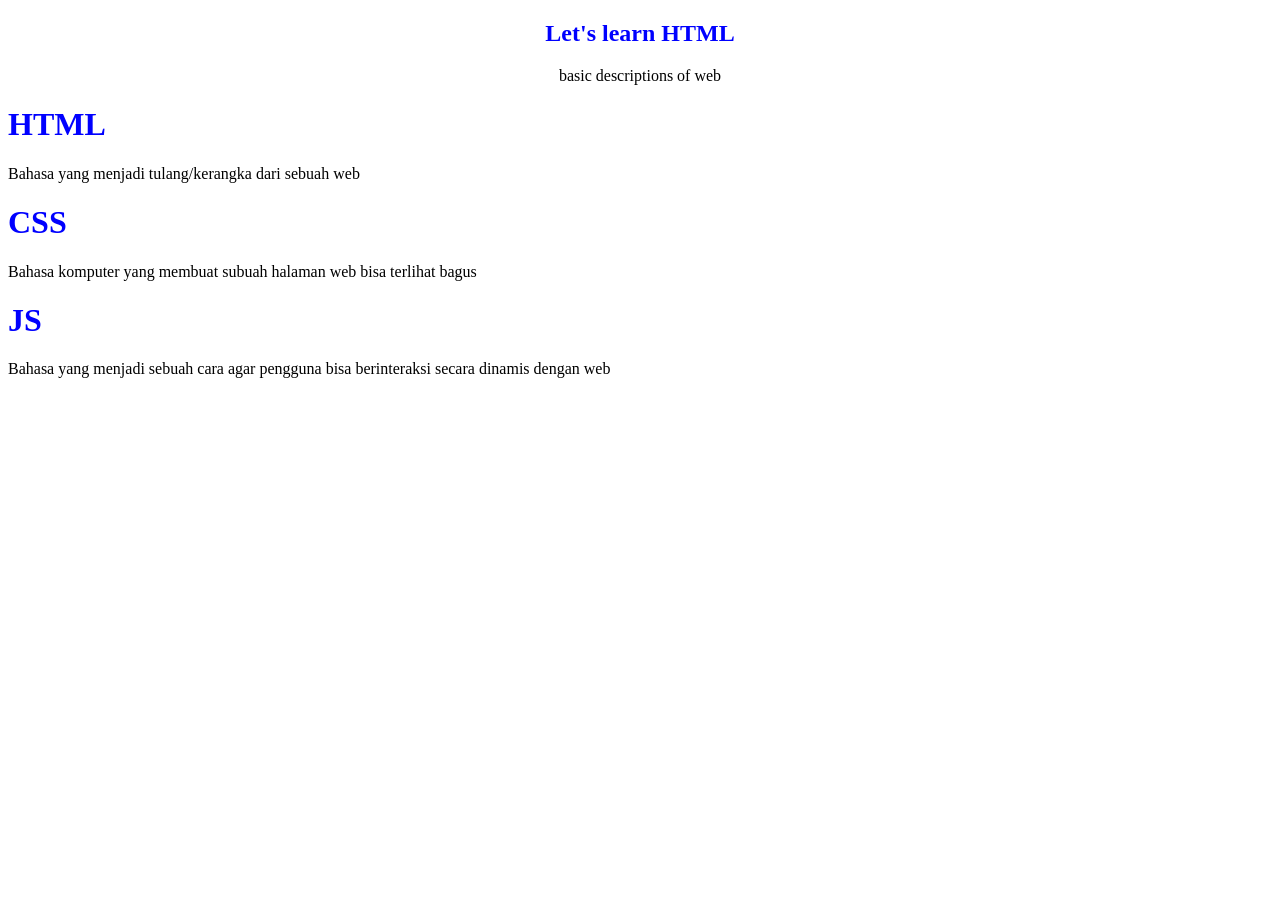
<file: Pertemuan_3/index.html>
<!DOCTYPE html>
<html lang="en">
<head>
    <meta charset="UTF-8">
    <meta name="viewport" content="width=device-width, initial-scale=1.0">
    <title>Learn About Basic HTML</title>
    <!--my_css-->
    <link rel="stylesheet" href="style.css">
</head>
<body>
    <div class="title">
        <h2>Let's learn HTML</h2>
        <p class="p-title">basic descriptions of web</p>
    </div>

    <div class="main-content">

    <div class="html-exp">
        <h1>HTML</h1>
        <p> Bahasa yang menjadi tulang/kerangka dari sebuah web</p>
    </div>

    <div class="css-exp">
        <h1>CSS</h1>
        <P>Bahasa komputer yang membuat subuah halaman web bisa terlihat bagus</P>
    </div>

    <div class="js-exp">
        <h1>JS</h1>
        <p>Bahasa yang menjadi sebuah cara agar pengguna bisa berinteraksi secara dinamis dengan web</p>
    </div>

    </div>
</body>
</html>
</file>
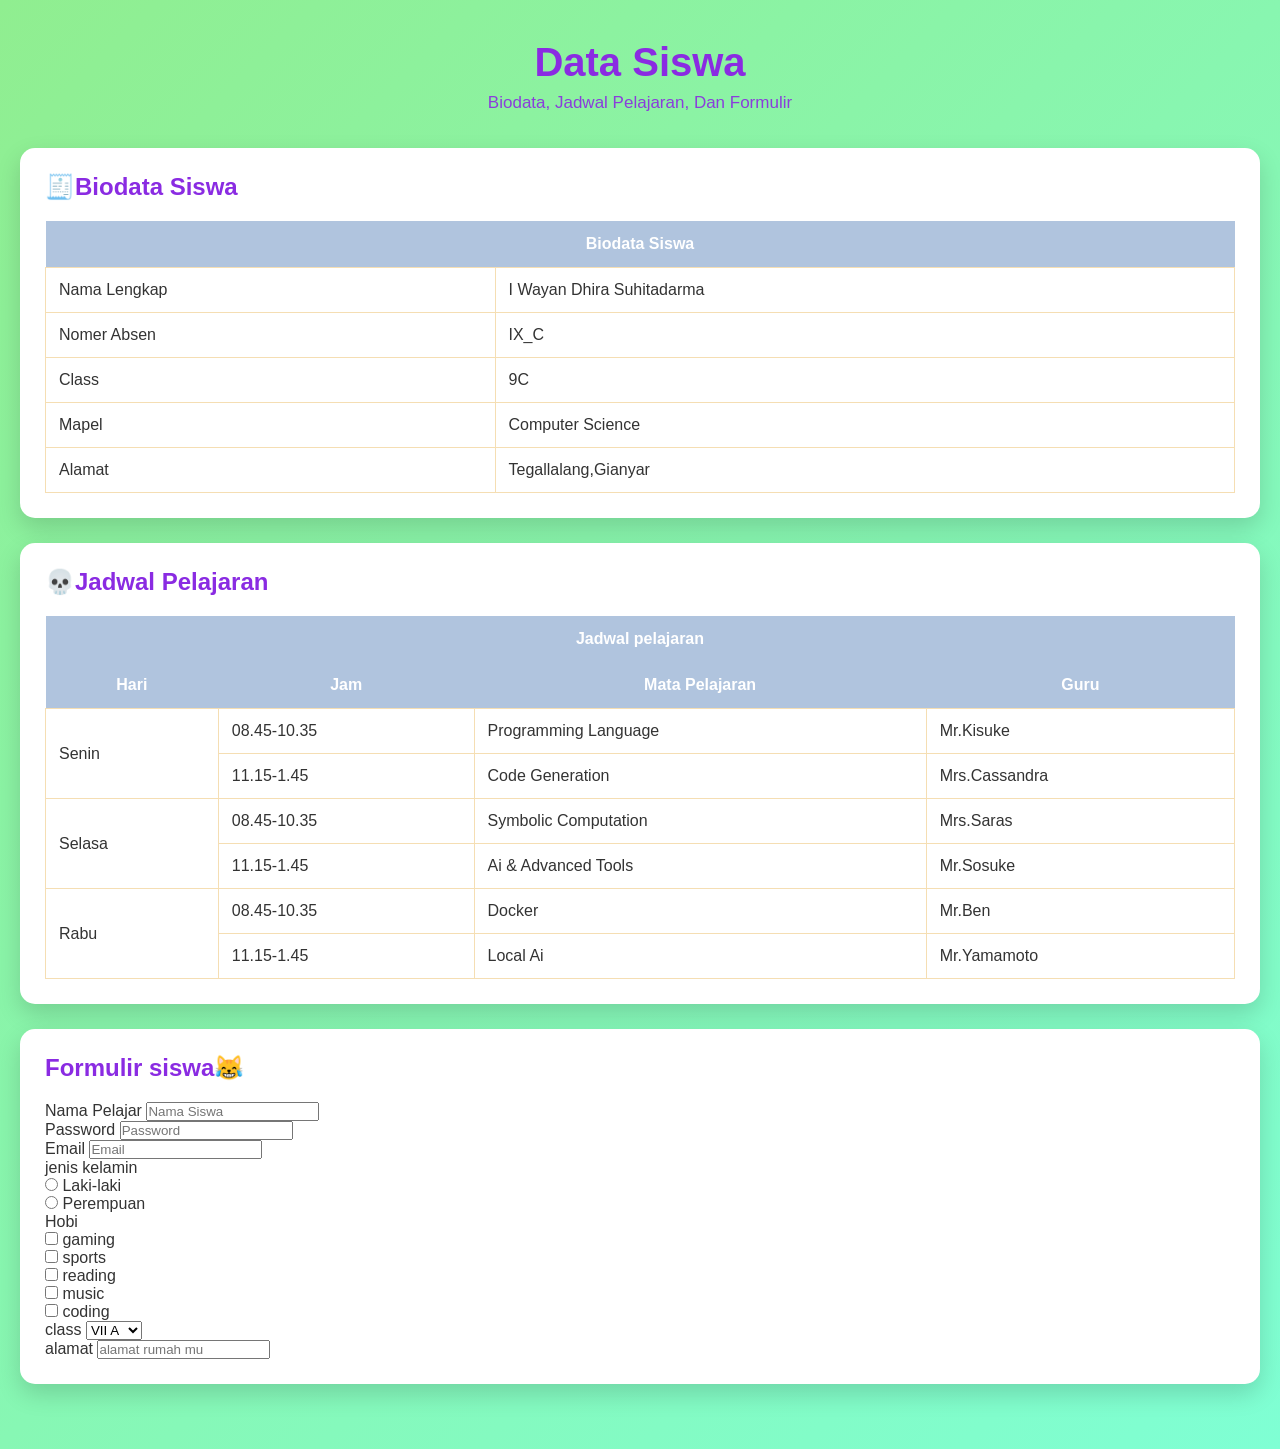
<file: Pertemuan_7/index.html>
<!DOCTYPE html>
<html lang="en">
<head>
	<meta charset="UTF-8">
	<meta name="viewport" content="width=device-width, initial-scale=1.0">
	<title>Table & Form</title>
	<link rel="stylesheet" href="style.css">
</head>
<body>
    <header>
        <h1>Data Siswa</h1>
        <p>Biodata, Jadwal Pelajaran, Dan Formulir</p>
    </header>

    <!--Biodata-->
    <section class="card">
        <h2>🧾Biodata Siswa</h2>

        <table class="biodata">
            <tr>
                <th colspan="2" >Biodata Siswa</th>
            </tr>

            <tr>
                <td>Nama Lengkap</td>
                <td>I Wayan Dhira Suhitadarma</td>
            </tr>

            <tr>
                <td>Nomer Absen</td>
                <td>IX_C</td>
            </tr>

            <tr>
                <td>Class</td>
                <td>9C</td>
            </tr>

            <tr>
                <td>Mapel</td>
                <td>Computer Science</td>
            </tr>

            <tr>
                <td>Alamat</td>
                <td>Tegallalang,Gianyar</td>
            </tr>
        </table>

    </section>

    <!--Jadwal Pelajaran-->
    <section class="card">
        <h2>💀Jadwal Pelajaran</h2>

        <table class="jadwal">
            <tr>
                <th colspan="4"> Jadwal pelajaran</th>
            </tr>

            <tr>
                <th>Hari</th>
                <th>Jam</th>
                <th>Mata Pelajaran</th>
                <th>Guru</th>
            </tr>

            <tr>
                <td rowspan="2">Senin</td>
                <td>08.45-10.35</td>
                <td>Programming Language</td>
                <td>Mr.Kisuke</td>
            </tr>
            <tr>
                <td>11.15-1.45</td>
                <td>Code Generation</td>
                <td>Mrs.Cassandra</td>
            </tr>

            <tr>
                <td rowspan="2">Selasa</td>
                <td>08.45-10.35</td>
                <td>Symbolic Computation</td>
                <td>Mrs.Saras</td>
            </tr>
            <tr>
                <td>11.15-1.45</td>
                <td>Ai & Advanced Tools</td>
                <td>Mr.Sosuke</td>
            </tr>

            <tr>
                <td rowspan="2">Rabu</td>
                <td>08.45-10.35</td>
                <td>Docker</td>
                <td>Mr.Ben</td>
            </tr>
            <tr>
                <td>11.15-1.45</td>
                <td>Local Ai</td>
                <td>Mr.Yamamoto</td>
            </tr>


        </table>
    </section>

    <!--Form-->

    <section class="card">
        <h2>Formulir siswa😹</h2>

        <form action="">
            <!--nama-->
           <div class="form-group">
              <label for="nama">Nama Pelajar</label>
              <input type="text" name="nama" placeholder="Nama Siswa">
           </div>

           <!--password-->
          <div class="form-group">
             <label for="password">Password</label>
             <input type="password" name="password" placeholder="Password">
          </div>

          <!--email-->
         <div class="form-group">
            <label for="email">Email</label>
            <input type="email" name="email" placeholder="Email">
         </div>

         <!--radiobutton-->
         <div class="form-group">
             <label for="">jenis kelamin</label>

             <div class="option">
                <input type="radio" name="gender" value="male">
                <label for="pria">Laki-laki</label>
             </div>

             <div class="option">
                <input type="radio" name="gender" value="female">
                <label for="perempuan">Perempuan</label>
             </div>

             <!--checkbox-->
             <div class="form-group">
                <label for="">Hobi</label>

                <div class="option">
                   <input type="checkbox" name="hobi" value="gaming">
                   <label for="gaming">gaming</label>
                </div>

                <div class="option">
                   <input type="checkbox" name="hobi" value="sports">
                   <label for="sports">sports</label>
                </div>

                <div class="option">
                   <input type="checkbox" name="hobi" value="reading">
                   <label for="reading">reading</label>
                </div>

                <div class="option">
                   <input type="checkbox" name="hobi" value="music">
                   <label for="music">music</label>
                </div>

                <div class="option">
                   <input type="checkbox" name="hobi" value="coding">
                   <label for="coding">coding</label>
                </div>

             </div>

             <!--dropdown-->
             <div class="form-group">
                 <label for="class">class</label>

                 <select name="class" id="class">
                    <option>VII A</option>
                    <option>VII B</option>
                    <option>VII C</option>
                    <option>VIII A</option>
                    <option>VIII B</option>
                    <option>VIII C</option>
                    <option>IX A</option>
                    <option>IX B</option>
                    <option>IX C</option>
                </select>
             </div>
         </div>

         <!--alamat-->
         <div class="form-group">
            <label for="alamat">alamat</label>
            <input type="text" name="alamat" placeholder="alamat rumah mu">
         </div>

        </form>
    </section>
</body>
</html>
</file>
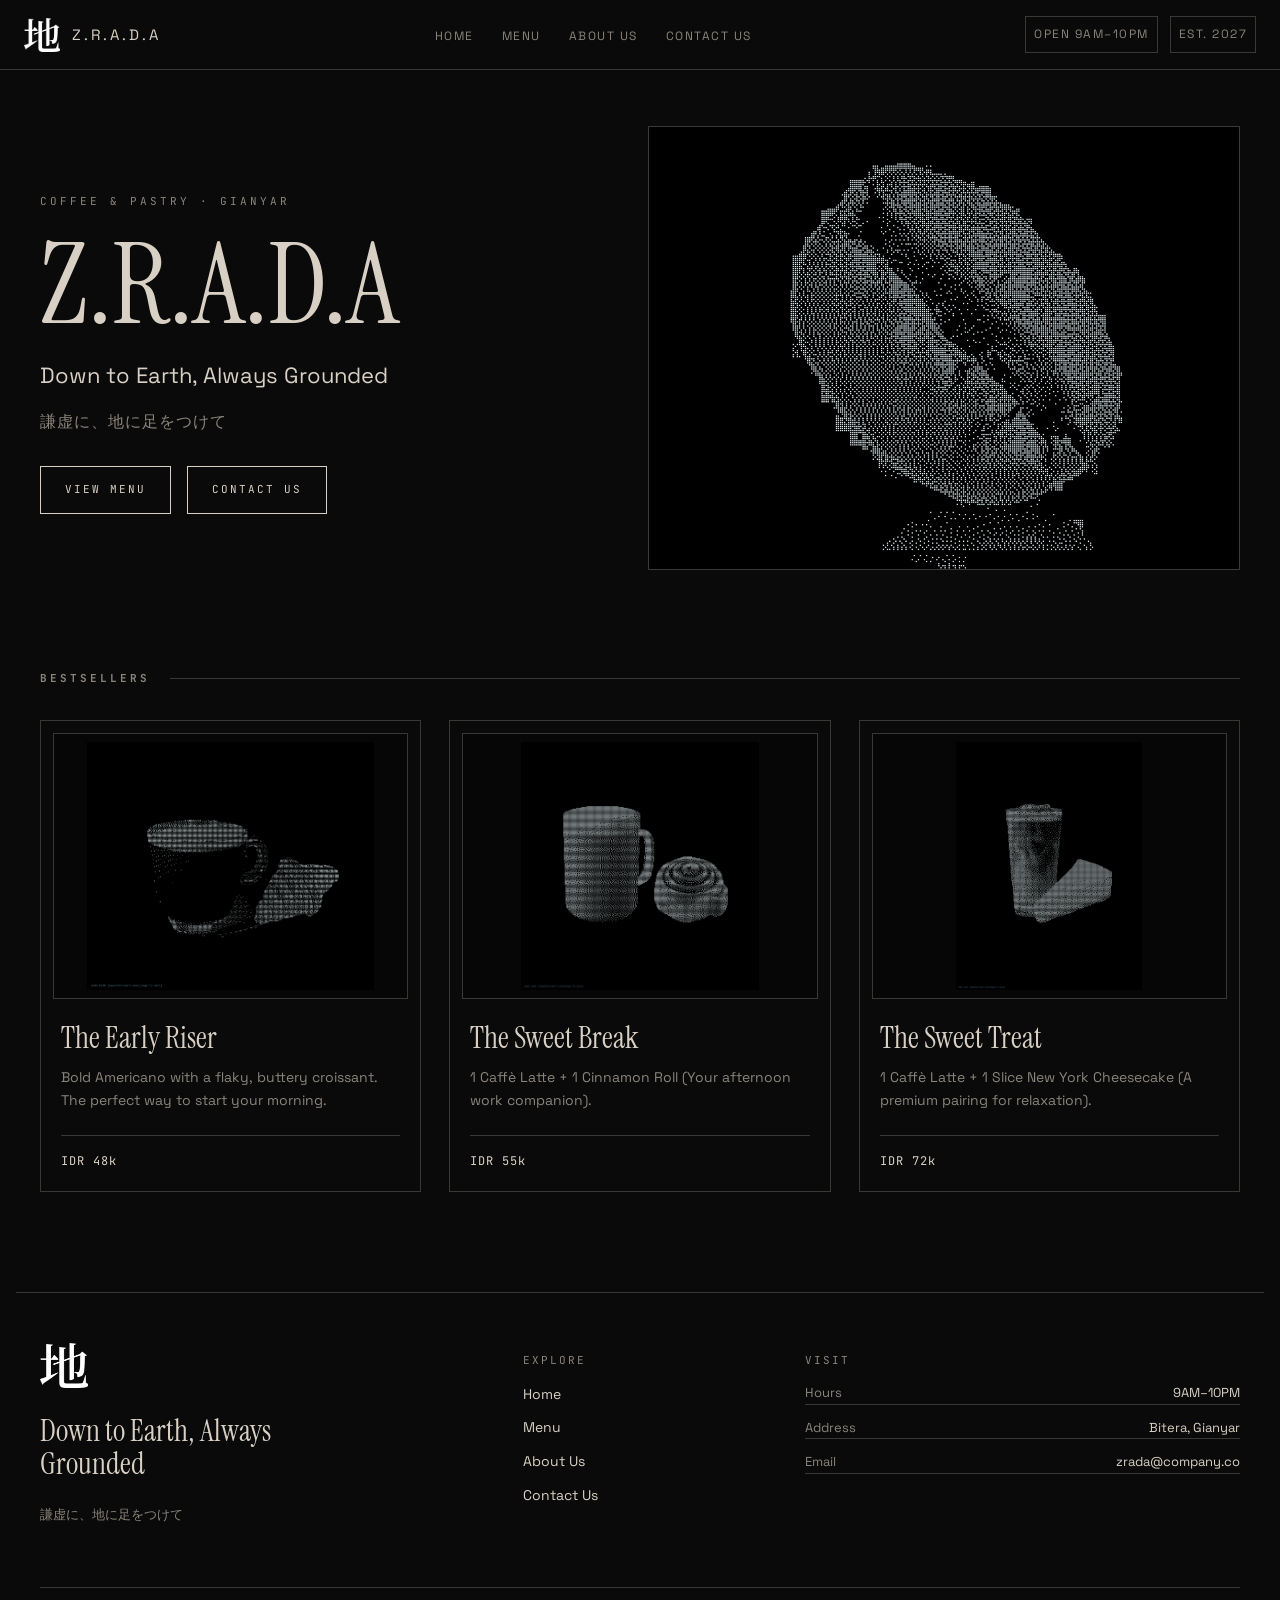
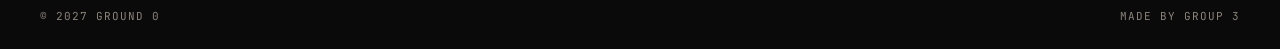
<file: Project/Core/index.html>
<!DOCTYPE html>
<!-- Bahasa utama halaman ini adalah bahasa Inggris. -->
<html lang="en">
<head>
    <!-- Pengaturan karakter dan tampilan agar halaman menyesuaikan layar. -->
    <meta charset="UTF-8">
    <meta name="viewport" content="width=device-width, initial-scale=1.0">
    <title>Z.R.A.D.A — Coffee &amp; Pastry</title>
    <!-- Menghubungkan halaman ini dengan file desain bersama. -->
    <link rel="stylesheet" href="style.css">
    <!-- Mengambil font tambahan dari Google Fonts. -->
    <link rel="preconnect" href="https://fonts.googleapis.com">
    <link rel="preconnect" href="https://fonts.gstatic.com" crossorigin>
    <link href="https://fonts.googleapis.com/css2?family=Instrument+Serif:ital@0;1&amp;family=JetBrains+Mono:wght@400;500&amp;family=Space+Grotesk:wght@300..700&amp;display=swap" rel="stylesheet">
</head>
<body id="top">
    <!-- NAVBAR: bar paling atas website untuk berpindah ke halaman lain. -->
    <nav class="site-nav" aria-label="Main navigation">
        <!-- Logo dan nama cafe; nama membawa pengunjung kembali ke bagian atas. -->
        <div class="brand">
            <img class="brand-logo" src="../Assets/Old-Logo/cafe-logo-white.png" alt="Z.R.A.D.A logo">
            <a class="brand-name" href="#top">Z.R.A.D.A</a>
        </div>

        <!-- Tautan menuju halaman utama, menu, tentang kami, dan kontak. -->
        <ul class="nav-links">
            <li><a href="index.html">Home</a></li>
            <li><a href="menu.html">Menu</a></li>
            <li><a href="about.html">About Us</a></li>
            <li><a href="contacts.html">Contact Us</a></li>
        </ul>

        <!-- Informasi singkat tentang jam buka dan tahun berdiri. -->
        <div class="nav-info">
            <span>Open 9AM–10PM</span>
            <span>Est. 2027</span>
        </div>
    </nav>

    <!-- MAIN: isi utama halaman Home. -->
    <main class="page">
        <!-- HERO: bagian pembuka berisi nama cafe, slogan, tombol, dan gambar. -->
        <section class="hero" aria-labelledby="hero-title">
            <div class="hero-text">
                <p class="eyebrow">Coffee &amp; Pastry · Gianyar</p>
                <h1 id="hero-title">Z.R.A.D.A</h1>
                <p class="hero-slogan">Down to Earth, Always Grounded</p>
                <p class="japanese" lang="ja">謙虚に、地に足をつけて</p>

                <!-- Tombol ini mengarahkan pengunjung ke menu dan halaman kontak. -->
                <div class="hero-buttons">
                    <a class="button" href="menu.html">View Menu</a>
                    <a class="button" href="contacts.html">Contact Us</a>
                </div>
            </div>

            <!-- Gambar utama; teks alt dibacakan oleh pembaca layar. -->
            <img class="hero-image" src="../Assets/hero-img.png" alt="A cup of Z.R.A.D.A coffee">
        </section>

        <!-- FEATURED: menampilkan tiga paket yang paling populer. -->
        <section class="featured" aria-labelledby="featured-title">
            <div class="section-heading">
                <h2 class="eyebrow" id="featured-title">Bestsellers</h2>
            </div>

            <!-- Setiap card berisi gambar, nama paket, deskripsi, dan harga. -->
            <div class="card-grid">
                <article class="card">
                    <img src="../Assets/1st-bundle-ascii.png" alt="The Early Riser bundle">
                    <h3>The Early Riser</h3>
                    <p>Bold Americano with a flaky, buttery croissant. The perfect way to start your morning.</p>
                    <span class="price">IDR 48k</span>
                </article>

                <article class="card">
                    <img src="../Assets/2nd-bundle-ascii.png" alt="The Sweet Break bundle">
                    <h3>The Sweet Break</h3>
                    <p>1 Caffè Latte + 1 Cinnamon Roll (Your afternoon work companion).</p>
                    <span class="price">IDR 55k</span>
                </article>

                <article class="card">
                    <img src="../Assets/3rd-bundle-ascii.png" alt="The Sweet Treat bundle">
                    <h3>The Sweet Treat</h3>
                    <p>1 Caffè Latte + 1 Slice New York Cheesecake (A premium pairing for relaxation).</p>
                    <span class="price">IDR 72k</span>
                </article>
            </div>
        </section>
    </main>

    <!-- FOOTER: informasi cafe dan tautan yang muncul di bagian bawah. -->
    <footer class="site-footer">
        <div class="footer-content">
            <!-- Identitas cafe dan slogan. -->
            <div class="footer-brand">
                <img class="footer-logo" src="../Assets/Old-Logo/cafe-logo-white.png" alt="Z.R.A.D.A logo">
                <h2>Down to Earth, Always Grounded</h2>
                <p lang="ja">謙虚に、地に足をつけて</p>
            </div>

            <!-- Tautan untuk berpindah ke halaman website. -->
            <div class="footer-links">
                <h3>Explore</h3>
                <ul>
                    <li><a href="index.html">Home</a></li>
                    <li><a href="menu.html">Menu</a></li>
                    <li><a href="about.html">About Us</a></li>
                    <li><a href="contacts.html">Contact Us</a></li>
                </ul>
            </div>

            <!-- Jam buka, alamat, dan email cafe. -->
            <div class="footer-visit">
                <h3>Visit</h3>
                <p><span>Hours</span><span>9AM–10PM</span></p>
                <p><span>Address</span><span>Bitera, Gianyar</span></p>
                <p><span>Email</span><span>zrada@company.co</span></p>
            </div>
        </div>

        <!-- Baris paling bawah berisi hak cipta dan nama pembuat. -->
        <div class="footer-bottom">
            <span>© 2027 Ground 0</span>
            <span>Made by Group 3</span>
        </div>
    </footer>
</body>
</html>
</file>
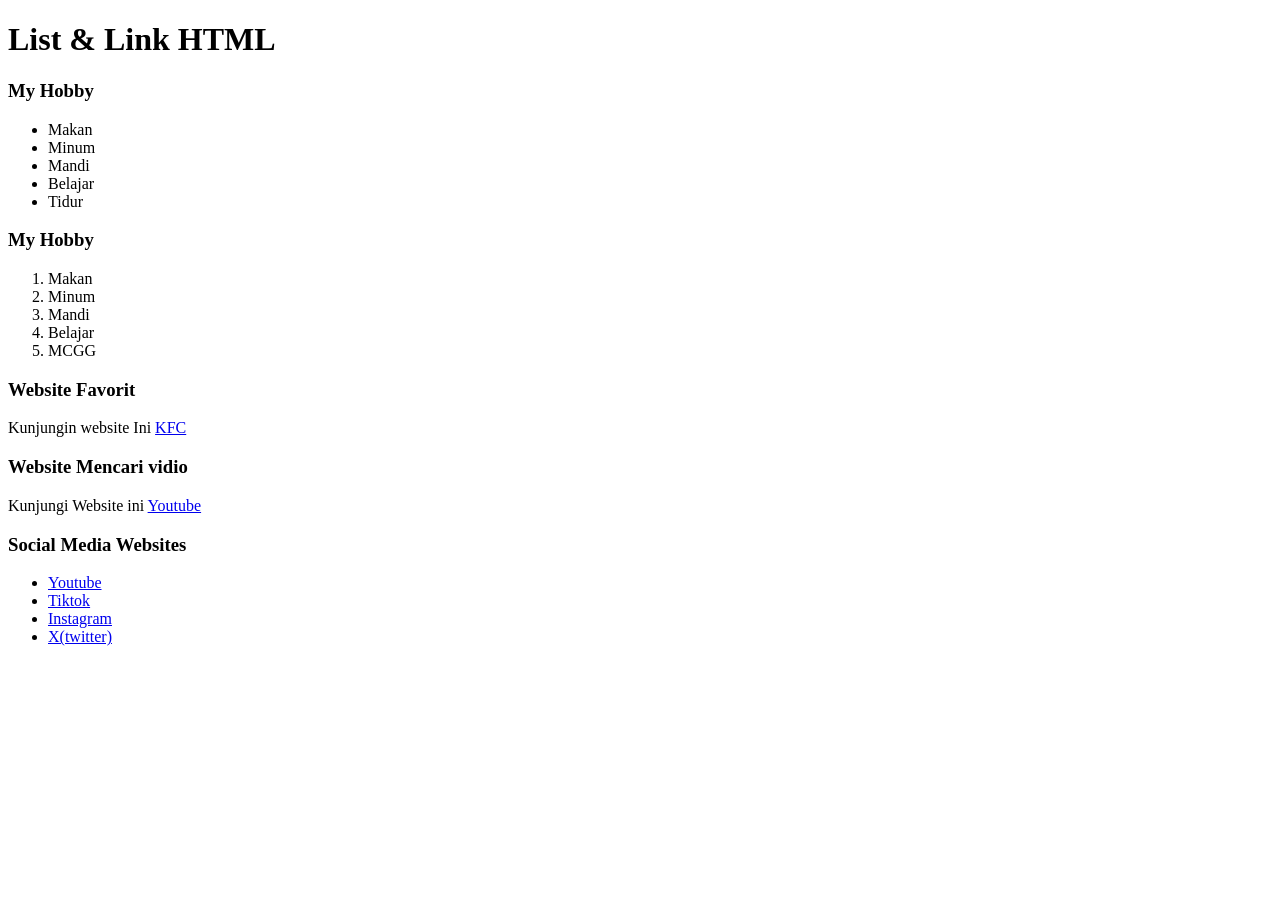
<file: Pertemuan_5/listlink.html>
<!DOCTYPE html>
<html lang="en">
<head>
    <meta charset="UTF-8">
    <meta name="viewport" content="width=device-width, initial-scale=1.0">
    <title>Learn List & Link HTML</title>
</head>
<body>
    <h1>List & Link HTML</h1>

    <!-- List using "ul" -->
     <h3>My Hobby</h3>
     <ul>
        <li>Makan</li>
        <li>Minum</li>
        <li>Mandi</li>
        <li>Belajar</li>
        <li>Tidur</li>
     </ul>

     <!-- List using "ol" -->
    <h3>My Hobby</h3>
     <ol>
        <li>Makan</li>
        <li>Minum</li>
        <li>Mandi</li>
        <li>Belajar</li>
        <li>MCGG</li>
     </ol>

     <!-- Hyperlink -->
      <h3>Website Favorit</h3>

      <p>
        Kunjungin website Ini
        <a href="https://kfcku.com/">KFC</a>
      </p>

      <!-- Hyperlink Diffrent Tab -->
       <h3>Website Mencari vidio</h3>

       <p>
        Kunjungi Website ini
        <a href="https://www.youtube.com/" target="_blank">Youtube</a>
       </p>

       <!-- Gabungkan Semuanya -->
        <h3>Social Media Websites</h3>
        
        <ul>
            <li> <a href="https://www.youtube.com/" target="_blank">Youtube</a> </li>
            <li> <a href="https://www.tiktok.com/id-ID/" target="_blank">Tiktok</a> </li>
            <li> <a href="https://www.instagram.com/" target="_blank">Instagram</a> </li>
            <li> <a href="https://x.com/?lang=id" target="_blank">X(twitter)</a> </li>
        </ul>
</body>
</html>
</file>
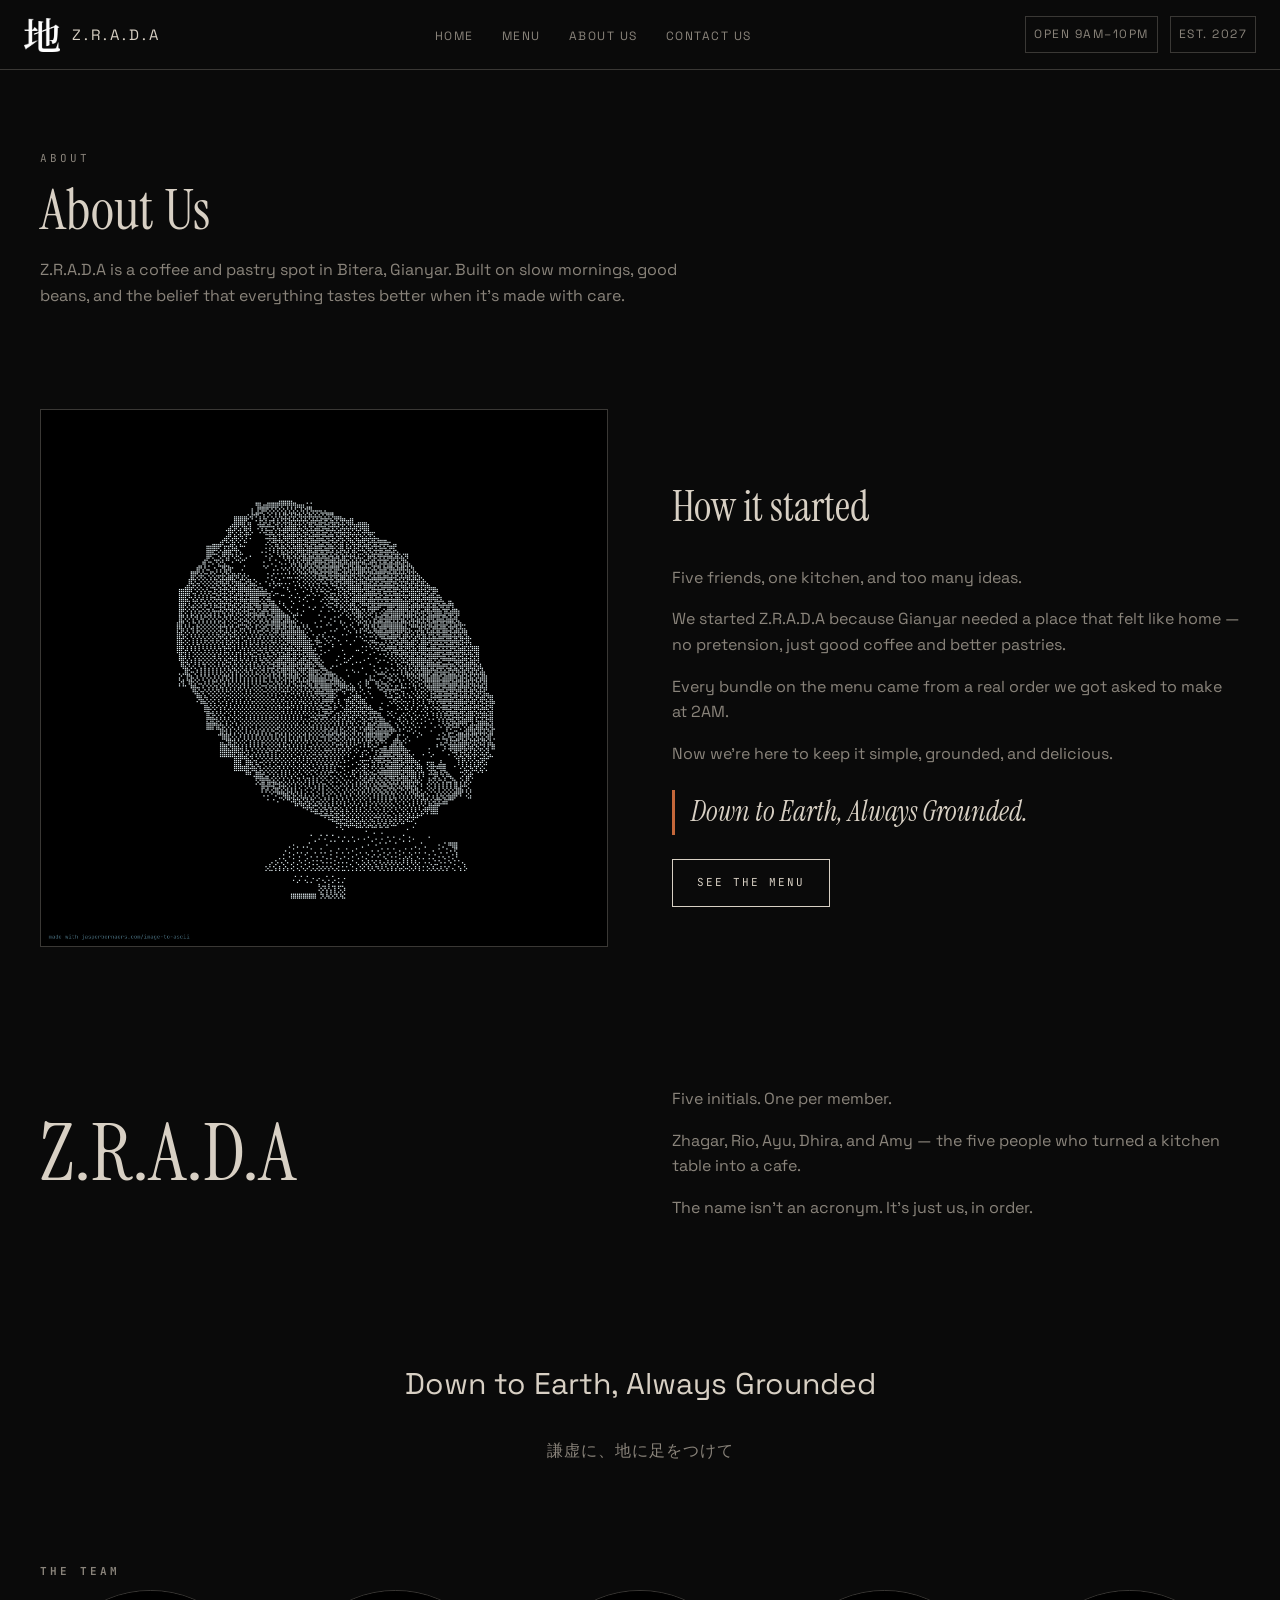
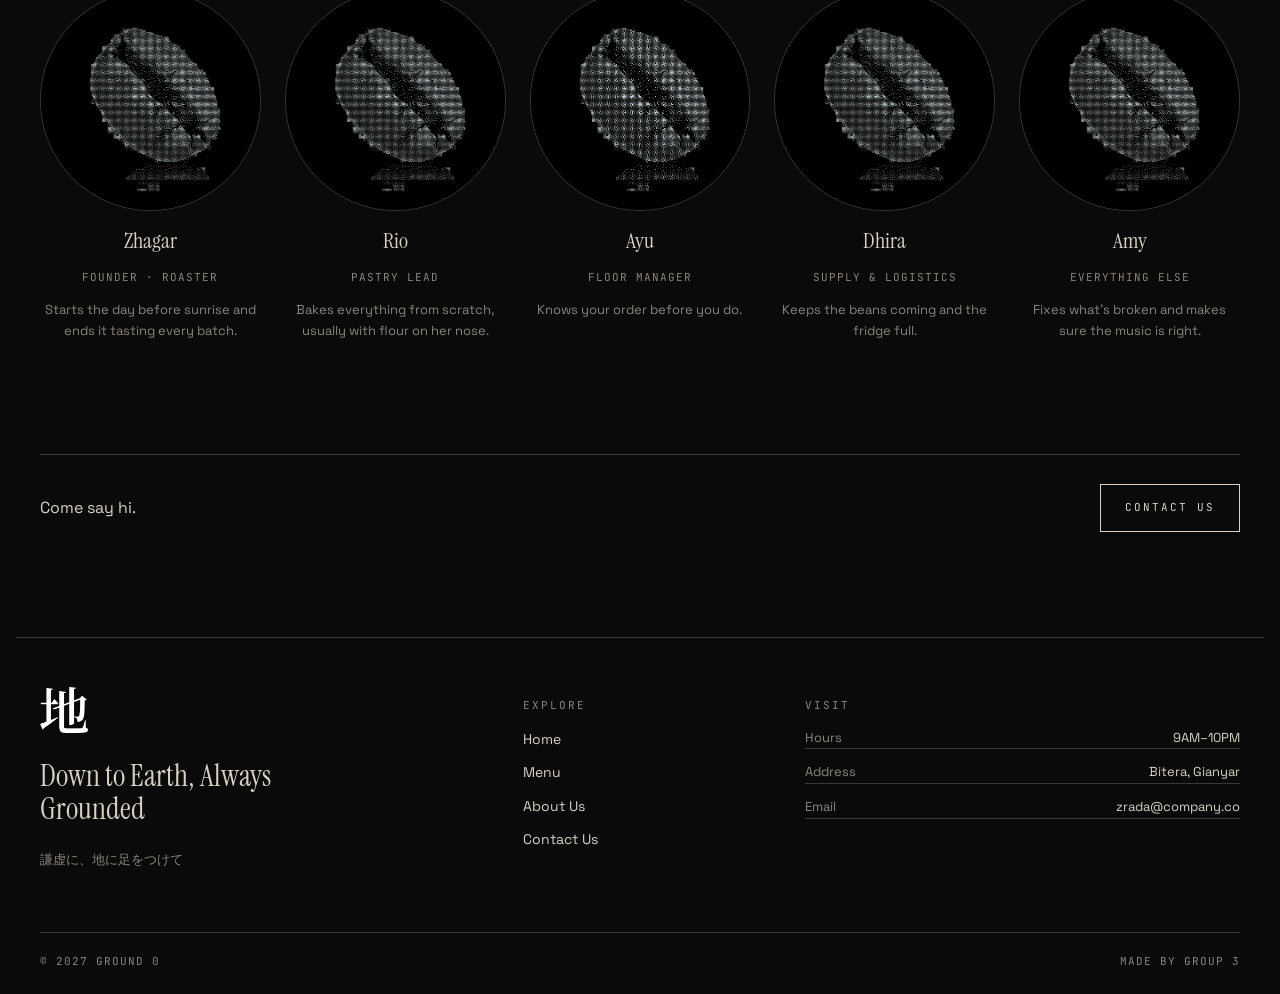
<file: Project/Core/about.html>
<!DOCTYPE html>
<!-- Bahasa utama halaman ini adalah bahasa Inggris. -->
<html lang="en">
<head>
    <!-- Pengaturan karakter, judul tab, file desain, dan font website. -->
    <meta charset="UTF-8">
    <meta name="viewport" content="width=device-width, initial-scale=1.0">
    <title>About Us — Z.R.A.D.A Coffee &amp; Pastry</title>
    <link rel="stylesheet" href="style.css">
    <link rel="preconnect" href="https://fonts.googleapis.com">
    <link rel="preconnect" href="https://fonts.gstatic.com" crossorigin>
    <link href="https://fonts.googleapis.com/css2?family=Instrument+Serif:ital@0;1&amp;family=JetBrains+Mono:wght@400;500&amp;family=Space+Grotesk:wght@300..700&amp;display=swap" rel="stylesheet">
</head>
<body id="top">
    <!-- NAVBAR: navigasi utama untuk membuka empat halaman website. -->
    <nav class="site-nav" aria-label="Main navigation">
        <!-- Logo dan nama cafe; tautan nama kembali ke bagian atas halaman. -->
        <div class="brand">
            <img class="brand-logo" src="../Assets/Old-Logo/cafe-logo-white.png" alt="Z.R.A.D.A logo">
            <a class="brand-name" href="#top">Z.R.A.D.A</a>
        </div>

        <!-- Tautan menuju halaman Home, Menu, About Us, dan Contact Us. -->
        <ul class="nav-links">
            <li><a href="index.html">Home</a></li>
            <li><a href="menu.html">Menu</a></li>
            <li><a href="about.html">About Us</a></li>
            <li><a href="contacts.html">Contact Us</a></li>
        </ul>

        <!-- Jam buka dan tahun berdiri cafe. -->
        <div class="nav-info">
            <span>Open 9AM–10PM</span>
            <span>Est. 2027</span>
        </div>
    </nav>

    <!-- MAIN: seluruh isi utama halaman About Us. -->
    <main class="page">
        <!-- Judul dan pengantar singkat tentang cafe. -->
        <section class="page-heading" aria-labelledby="about-title">
            <p class="eyebrow">About</p>
            <h1 id="about-title">About Us</h1>
            <p>Z.R.A.D.A is a coffee and pastry spot in Bitera, Gianyar. Built on slow mornings, good beans, and the belief that everything tastes better when it's made with care.</p>
        </section>

        <!-- CERITA CAFE: foto dan teks tentang awal berdirinya cafe. -->
        <section class="story" aria-labelledby="story-title">
            <img class="story-image" src="../Assets/hero-img.png" alt="A view of Z.R.A.D.A coffee">
            <div class="story-text">
                <h2 id="story-title">How it started</h2>
                <p>Five friends, one kitchen, and too many ideas.</p>
                <p>We started Z.R.A.D.A because Gianyar needed a place that felt like home — no pretension, just good coffee and better pastries.</p>
                <p>Every bundle on the menu came from a real order we got asked to make at 2AM.</p>
                <p>Now we're here to keep it simple, grounded, and delicious.</p>
                <blockquote>Down to Earth, Always Grounded.</blockquote>
                <a class="button" href="menu.html">See the Menu</a>
            </div>
        </section>

        <!-- ARTI NAMA: menjelaskan nama Z.R.A.D.A dan para pendirinya. -->
        <section class="name-section" aria-labelledby="name-title">
            <h2 id="name-title">Z.R.A.D.A</h2>
            <div>
                <p>Five initials. One per member.</p>
                <p>Zhagar, Rio, Ayu, Dhira, and Amy — the five people who turned a kitchen table into a cafe.</p>
                <p>The name isn't an acronym. It's just us, in order.</p>
            </div>
        </section>

        <!-- SLOGAN: menampilkan slogan cafe dalam bahasa Inggris dan Jepang. -->
        <section class="slogan">
            <p>Down to Earth, Always Grounded</p>
            <p class="japanese" lang="ja">謙虚に、地に足をつけて</p>
        </section>

        <!-- TIM: kartu anggota berisi nama, tugas, dan deskripsi singkat. -->
        <section class="team" aria-labelledby="team-title">
            <h2 class="eyebrow" id="team-title">The Team</h2>
            <div class="team-grid">
                <article class="team-member">
                    <img src="../Assets/hero-img.png" alt="">
                    <h3>Zhagar</h3>
                    <p class="member-role">Founder · Roaster</p>
                    <p>Starts the day before sunrise and ends it tasting every batch.</p>
                </article>

                <article class="team-member">
                    <img src="../Assets/hero-img.png" alt="">
                    <h3>Rio</h3>
                    <p class="member-role">Pastry Lead</p>
                    <p>Bakes everything from scratch, usually with flour on her nose.</p>
                </article>

                <article class="team-member">
                    <img src="../Assets/hero-img.png" alt="">
                    <h3>Ayu</h3>
                    <p class="member-role">Floor Manager</p>
                    <p>Knows your order before you do.</p>
                </article>

                <article class="team-member">
                    <img src="../Assets/hero-img.png" alt="">
                    <h3>Dhira</h3>
                    <p class="member-role">Supply &amp; Logistics</p>
                    <p>Keeps the beans coming and the fridge full.</p>
                </article>

                <article class="team-member">
                    <img src="../Assets/hero-img.png" alt="">
                    <h3>Amy</h3>
                    <p class="member-role">Everything Else</p>
                    <p>Fixes what's broken and makes sure the music is right.</p>
                </article>
            </div>
        </section>

        <!-- AJAKAN: tombol ini membuka halaman Contact Us. -->
        <section class="call-to-action">
            <p>Come say hi.</p>
            <a class="button" href="contacts.html">Contact Us</a>
        </section>
    </main>

    <!-- FOOTER: slogan, tautan halaman, dan informasi kunjungan cafe. -->
    <footer class="site-footer">
        <div class="footer-content">
            <!-- Logo dan slogan cafe. -->
            <div class="footer-brand">
                <img class="footer-logo" src="../Assets/Old-Logo/cafe-logo-white.png" alt="Z.R.A.D.A logo">
                <h2>Down to Earth, Always Grounded</h2>
                <p lang="ja">謙虚に、地に足をつけて</p>
            </div>

            <!-- Tautan menuju halaman lain. -->
            <div class="footer-links">
                <h3>Explore</h3>
                <ul>
                    <li><a href="index.html">Home</a></li>
                    <li><a href="menu.html">Menu</a></li>
                    <li><a href="about.html">About Us</a></li>
                    <li><a href="contacts.html">Contact Us</a></li>
                </ul>
            </div>

            <!-- Jam buka, alamat, dan email. -->
            <div class="footer-visit">
                <h3>Visit</h3>
                <p><span>Hours</span><span>9AM–10PM</span></p>
                <p><span>Address</span><span>Bitera, Gianyar</span></p>
                <p><span>Email</span><span>zrada@company.co</span></p>
            </div>
        </div>

        <!-- Hak cipta dan nama kelompok pembuat website. -->
        <div class="footer-bottom">
            <span>© 2027 Ground 0</span>
            <span>Made by Group 3</span>
        </div>
    </footer>
</body>
</html>
</file>
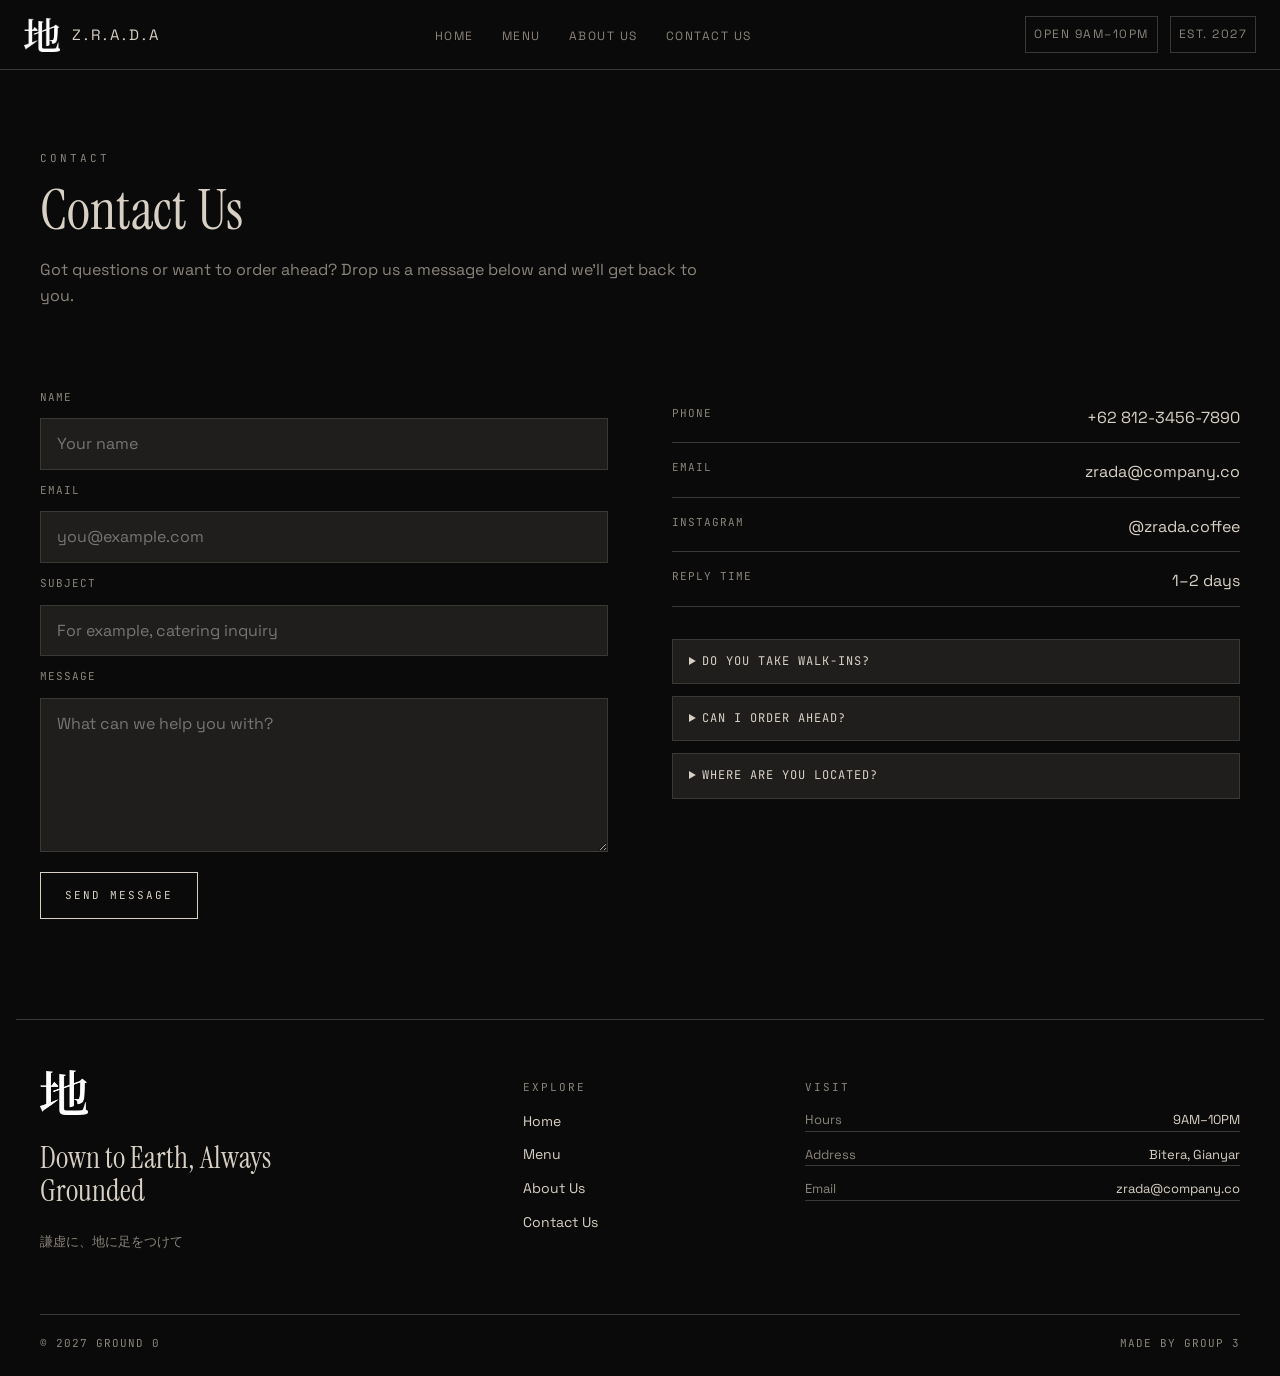
<file: Project/Core/contacts.html>
<!DOCTYPE html>
<!-- Bahasa utama halaman ini adalah bahasa Inggris. -->
<html lang="en">
<head>
    <!-- Pengaturan karakter, judul tab, file desain, dan font website. -->
    <meta charset="UTF-8">
    <meta name="viewport" content="width=device-width, initial-scale=1.0">
    <title>Contact Us — Z.R.A.D.A Coffee &amp; Pastry</title>
    <link rel="stylesheet" href="style.css">
    <link rel="preconnect" href="https://fonts.googleapis.com">
    <link rel="preconnect" href="https://fonts.gstatic.com" crossorigin>
    <link href="https://fonts.googleapis.com/css2?family=Instrument+Serif:ital@0;1&amp;family=JetBrains+Mono:wght@400;500&amp;family=Space+Grotesk:wght@300..700&amp;display=swap" rel="stylesheet">
</head>
<body id="top">
    <!-- NAVBAR: navigasi utama untuk membuka empat halaman website. -->
    <nav class="site-nav" aria-label="Main navigation">
        <!-- Logo dan nama cafe; tautan nama kembali ke bagian atas halaman. -->
        <div class="brand">
            <img class="brand-logo" src="../Assets/Old-Logo/cafe-logo-white.png" alt="Z.R.A.D.A logo">
            <a class="brand-name" href="#top">Z.R.A.D.A</a>
        </div>

        <!-- Tautan menuju halaman Home, Menu, About Us, dan Contact Us. -->
        <ul class="nav-links">
            <li><a href="index.html">Home</a></li>
            <li><a href="menu.html">Menu</a></li>
            <li><a href="about.html">About Us</a></li>
            <li><a href="contacts.html">Contact Us</a></li>
        </ul>

        <!-- Jam buka dan tahun berdiri cafe. -->
        <div class="nav-info">
            <span>Open 9AM–10PM</span>
            <span>Est. 2027</span>
        </div>
    </nav>

    <!-- MAIN: seluruh isi utama halaman Contact Us. -->
    <main class="page">
        <!-- Judul dan pengantar halaman kontak. -->
        <section class="page-heading" aria-labelledby="contact-title">
            <p class="eyebrow">Contact</p>
            <h1 id="contact-title">Contact Us</h1>
            <p>Got questions or want to order ahead? Drop us a message below and we’ll get back to you.</p>
        </section>

        <!-- CONTACT LAYOUT: formulir di kiri dan informasi/FAQ di kanan. -->
        <section class="contact-layout" aria-label="Contact form and information">
            <!-- Formulir mengisi email baru melalui aplikasi email pengunjung. -->
            <form class="contact-form" action="mailto:zrada@company.co" method="POST" enctype="text/plain">
                <!-- Label terhubung ke input lewat nilai for dan id yang sama. -->
                <label for="contact-name">Name</label>
                <!-- required berarti nama harus diisi sebelum formulir dikirim. -->
                <input type="text" id="contact-name" name="name" placeholder="Your name" required>

                <label for="contact-email">Email</label>
                <!-- Tipe email memeriksa bentuk alamat email secara dasar. -->
                <input type="email" id="contact-email" name="email" placeholder="you@example.com" required>

                <label for="contact-subject">Subject</label>
                <input type="text" id="contact-subject" name="subject" placeholder="For example, catering inquiry">

                <label for="contact-message">Message</label>
                <!-- Kotak teks besar untuk menulis pesan. -->
                <textarea id="contact-message" name="message" rows="5" placeholder="What can we help you with?"></textarea>

                <!-- Tombol untuk mengirim isi formulir. -->
                <button class="button" type="submit">Send Message</button>
            </form>

            <!-- Informasi kontak: nomor telepon, email, Instagram, dan waktu balasan. -->
            <div class="contact-info">
                <div class="contact-details">
                    <p><span>Phone</span><span>+62 812-3456-7890</span></p>
                    <p><span>Email</span><span>zrada@company.co</span></p>
                    <p><span>Instagram</span><span>@zrada.coffee</span></p>
                    <p><span>Reply Time</span><span>1–2 days</span></p>
                </div>

                <!-- FAQ: tiap pertanyaan bisa dibuka dan ditutup dengan details. -->
                <div class="faq">
                    <details>
                        <summary>Do you take walk-ins?</summary>
                        <p>Yes, walk-ins are welcome daily from 9AM to 10PM.</p>
                    </details>
                    <details>
                        <summary>Can I order ahead?</summary>
                        <p>Use the contact form above and we’ll reply within 1–2 days.</p>
                    </details>
                    <details>
                        <summary>Where are you located?</summary>
                        <p>Bitera, Gianyar.</p>
                    </details>
                </div>
            </div>
        </section>
    </main>

    <!-- FOOTER: slogan, tautan halaman, dan informasi kunjungan cafe. -->
    <footer class="site-footer">
        <div class="footer-content">
            <!-- Logo dan slogan cafe. -->
            <div class="footer-brand">
                <img class="footer-logo" src="../Assets/Old-Logo/cafe-logo-white.png" alt="Z.R.A.D.A logo">
                <h2>Down to Earth, Always Grounded</h2>
                <p lang="ja">謙虚に、地に足をつけて</p>
            </div>

            <!-- Tautan menuju halaman lain. -->
            <div class="footer-links">
                <h3>Explore</h3>
                <ul>
                    <li><a href="index.html">Home</a></li>
                    <li><a href="menu.html">Menu</a></li>
                    <li><a href="about.html">About Us</a></li>
                    <li><a href="contacts.html">Contact Us</a></li>
                </ul>
            </div>

            <!-- Jam buka, alamat, dan email. -->
            <div class="footer-visit">
                <h3>Visit</h3>
                <p><span>Hours</span><span>9AM–10PM</span></p>
                <p><span>Address</span><span>Bitera, Gianyar</span></p>
                <p><span>Email</span><span>zrada@company.co</span></p>
            </div>
        </div>

        <!-- Hak cipta dan nama kelompok pembuat website. -->
        <div class="footer-bottom">
            <span>© 2027 Ground 0</span>
            <span>Made by Group 3</span>
        </div>
    </footer>
</body>
</html>
</file>
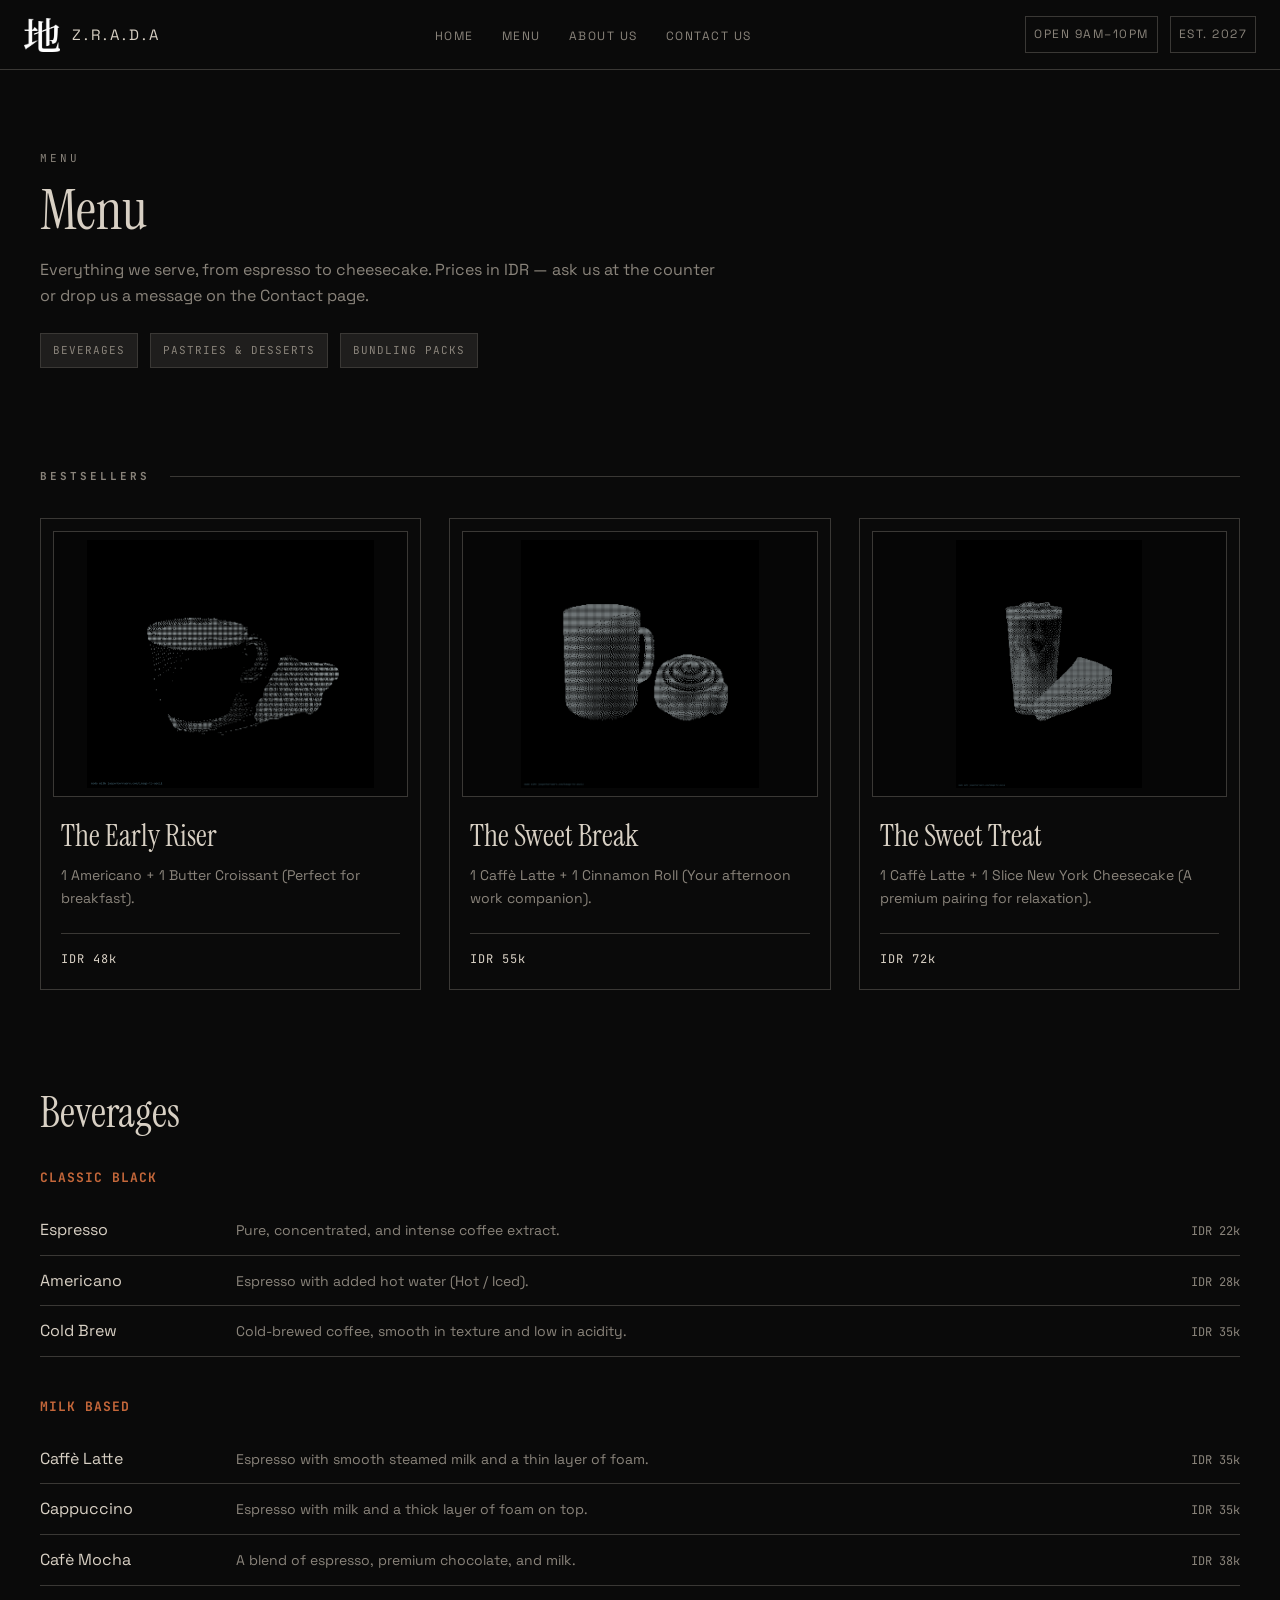
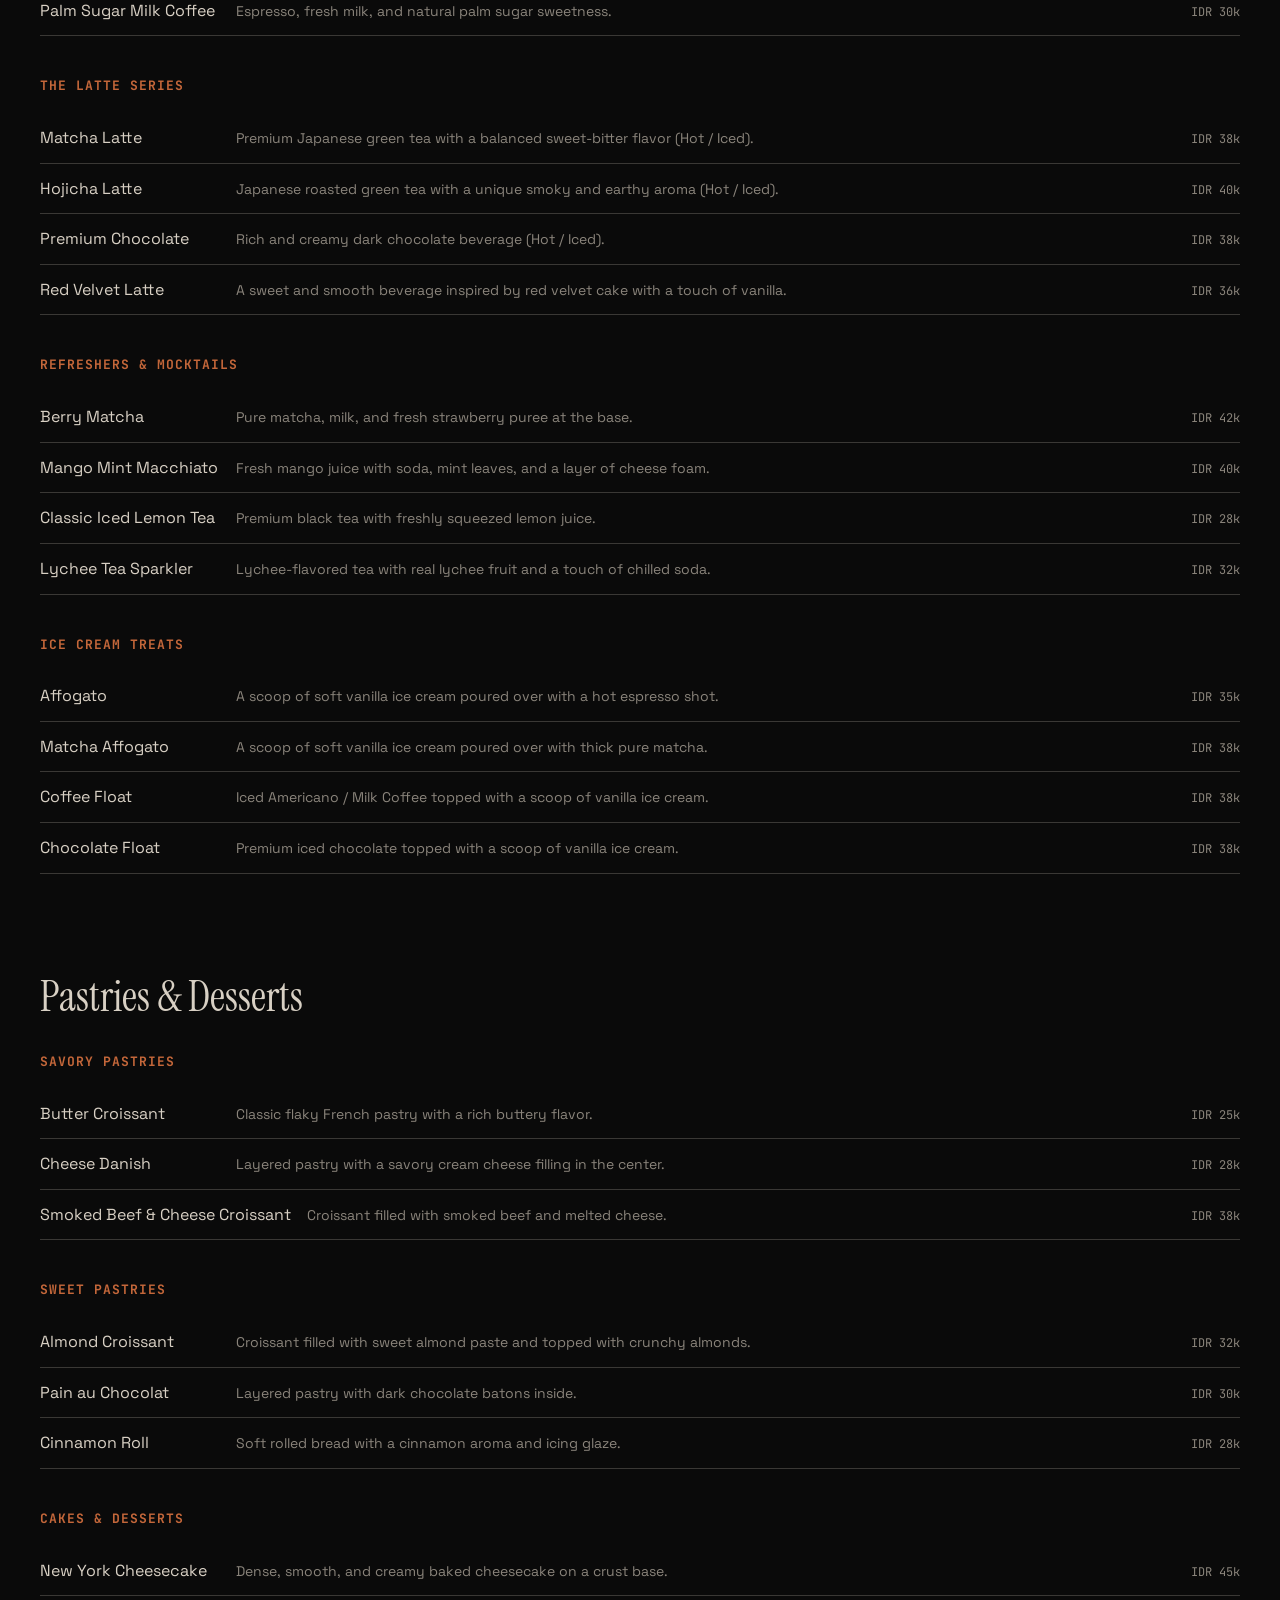
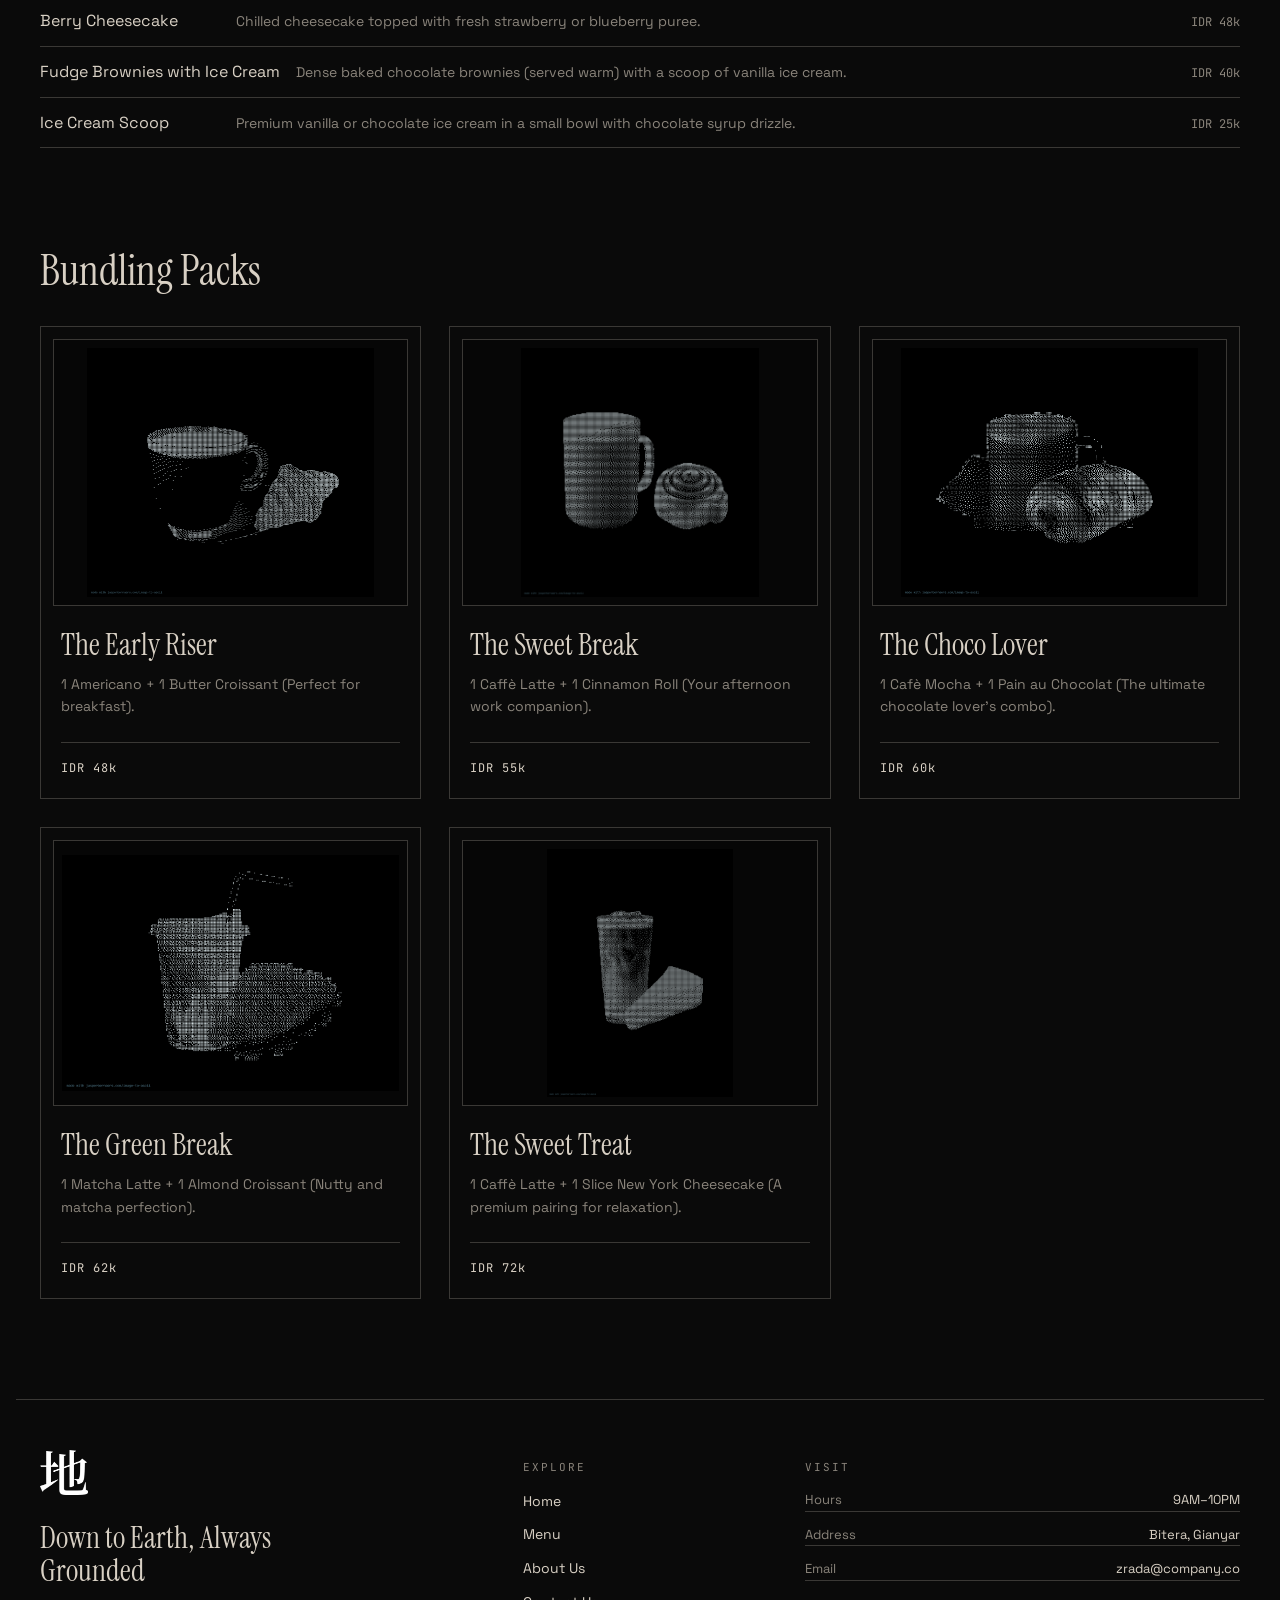
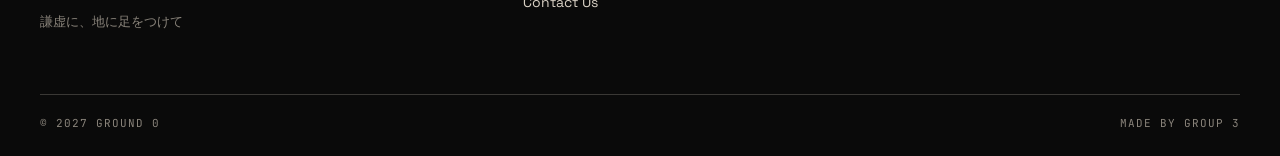
<file: Project/Core/menu.html>
<!DOCTYPE html>
<!-- Bahasa utama halaman ini adalah bahasa Inggris. -->
<html lang="en">
<head>
    <!-- Pengaturan karakter, judul tab, file desain, dan font website. -->
    <meta charset="UTF-8">
    <meta name="viewport" content="width=device-width, initial-scale=1.0">
    <title>Menu — Z.R.A.D.A Coffee &amp; Pastry</title>
    <link rel="stylesheet" href="style.css">
    <link rel="preconnect" href="https://fonts.googleapis.com">
    <link rel="preconnect" href="https://fonts.gstatic.com" crossorigin>
    <link href="https://fonts.googleapis.com/css2?family=Instrument+Serif:ital@0;1&amp;family=JetBrains+Mono:wght@400;500&amp;family=Space+Grotesk:wght@300..700&amp;display=swap" rel="stylesheet">
</head>
<body id="top">
    <!-- NAVBAR: navigasi utama untuk membuka empat halaman website. -->
    <nav class="site-nav" aria-label="Main navigation">
        <!-- Logo dan nama cafe; tautan nama kembali ke bagian atas halaman. -->
        <div class="brand">
            <img class="brand-logo" src="../Assets/Old-Logo/cafe-logo-white.png" alt="Z.R.A.D.A logo">
            <a class="brand-name" href="#top">Z.R.A.D.A</a>
        </div>

        <!-- Tautan menuju halaman Home, Menu, About Us, dan Contact Us. -->
        <ul class="nav-links">
            <li><a href="index.html">Home</a></li>
            <li><a href="menu.html">Menu</a></li>
            <li><a href="about.html">About Us</a></li>
            <li><a href="contacts.html">Contact Us</a></li>
        </ul>

        <!-- Jam buka dan tahun berdiri cafe. -->
        <div class="nav-info">
            <span>Open 9AM–10PM</span>
            <span>Est. 2027</span>
        </div>
    </nav>

    <!-- MAIN: semua bagian konten utama halaman Menu. -->
    <main class="page">
        <!-- Judul, keterangan, dan tautan lompat ke kategori menu. -->
        <section class="page-heading" aria-labelledby="menu-title">
            <p class="eyebrow">Menu</p>
            <h1 id="menu-title">Menu</h1>
            <p>Everything we serve, from espresso to cheesecake. Prices in IDR — ask us at the counter or drop us a message on the Contact page.</p>
            <!-- Tautan ini menggulir halaman langsung ke kategori yang dipilih. -->
            <div class="menu-links">
                <a href="#beverages">Beverages</a>
                <a href="#pastries">Pastries &amp; Desserts</a>
                <a href="#bundles">Bundling Packs</a>
            </div>
        </section>

        <!-- BESTSELLERS: tiga paket populer yang ditampilkan lebih menonjol. -->
        <section class="featured" aria-labelledby="bestsellers-title">
            <div class="section-heading">
                <h2 class="eyebrow" id="bestsellers-title">Bestsellers</h2>
            </div>

            <div class="card-grid">
                <article class="card">
                    <img src="../Assets/1st-bundle-ascii.png" alt="The Early Riser bundle">
                    <h3>The Early Riser</h3>
                    <p>1 Americano + 1 Butter Croissant (Perfect for breakfast).</p>
                    <span class="price">IDR 48k</span>
                </article>
                <article class="card">
                    <img src="../Assets/2nd-bundle-ascii.png" alt="The Sweet Break bundle">
                    <h3>The Sweet Break</h3>
                    <p>1 Caffè Latte + 1 Cinnamon Roll (Your afternoon work companion).</p>
                    <span class="price">IDR 55k</span>
                </article>
                <article class="card">
                    <img src="../Assets/3rd-bundle-ascii.png" alt="The Sweet Treat bundle">
                    <h3>The Sweet Treat</h3>
                    <p>1 Caffè Latte + 1 Slice New York Cheesecake (A premium pairing for relaxation).</p>
                    <span class="price">IDR 72k</span>
                </article>
            </div>
        </section>

        <!-- Setiap menu-item berisi nama produk, deskripsi, dan harga. -->
        <section class="menu-category" id="beverages" aria-labelledby="beverages-title">
            <h2 id="beverages-title">Beverages</h2>

            <!-- Kelompok kopi hitam. -->
            <div class="menu-group">
                <h3>Classic Black</h3>
                <div class="menu-item">
                    <span class="menu-name">Espresso</span>
                    <span class="menu-description">Pure, concentrated, and intense coffee extract.</span>
                    <span class="menu-price">IDR 22k</span>
                </div>
                <div class="menu-item">
                    <span class="menu-name">Americano</span>
                    <span class="menu-description">Espresso with added hot water (Hot / Iced).</span>
                    <span class="menu-price">IDR 28k</span>
                </div>
                <div class="menu-item">
                    <span class="menu-name">Cold Brew</span>
                    <span class="menu-description">Cold-brewed coffee, smooth in texture and low in acidity.</span>
                    <span class="menu-price">IDR 35k</span>
                </div>
            </div>

            <!-- Kelompok minuman kopi dengan susu. -->
            <div class="menu-group">
                <h3>Milk Based</h3>
                <div class="menu-item">
                    <span class="menu-name">Caffè Latte</span>
                    <span class="menu-description">Espresso with smooth steamed milk and a thin layer of foam.</span>
                    <span class="menu-price">IDR 35k</span>
                </div>
                <div class="menu-item">
                    <span class="menu-name">Cappuccino</span>
                    <span class="menu-description">Espresso with milk and a thick layer of foam on top.</span>
                    <span class="menu-price">IDR 35k</span>
                </div>
                <div class="menu-item">
                    <span class="menu-name">Cafè Mocha</span>
                    <span class="menu-description">A blend of espresso, premium chocolate, and milk.</span>
                    <span class="menu-price">IDR 38k</span>
                </div>
                <div class="menu-item">
                    <span class="menu-name">Palm Sugar Milk Coffee</span>
                    <span class="menu-description">Espresso, fresh milk, and natural palm sugar sweetness.</span>
                    <span class="menu-price">IDR 30k</span>
                </div>
            </div>

            <!-- Kelompok latte dan minuman non-kopi. -->
            <div class="menu-group">
                <h3>The Latte Series</h3>
                <div class="menu-item">
                    <span class="menu-name">Matcha Latte</span>
                    <span class="menu-description">Premium Japanese green tea with a balanced sweet-bitter flavor (Hot / Iced).</span>
                    <span class="menu-price">IDR 38k</span>
                </div>
                <div class="menu-item">
                    <span class="menu-name">Hojicha Latte</span>
                    <span class="menu-description">Japanese roasted green tea with a unique smoky and earthy aroma (Hot / Iced).</span>
                    <span class="menu-price">IDR 40k</span>
                </div>
                <div class="menu-item">
                    <span class="menu-name">Premium Chocolate</span>
                    <span class="menu-description">Rich and creamy dark chocolate beverage (Hot / Iced).</span>
                    <span class="menu-price">IDR 38k</span>
                </div>
                <div class="menu-item">
                    <span class="menu-name">Red Velvet Latte</span>
                    <span class="menu-description">A sweet and smooth beverage inspired by red velvet cake with a touch of vanilla.</span>
                    <span class="menu-price">IDR 36k</span>
                </div>
            </div>

            <!-- Kelompok minuman segar dan mocktail. -->
            <div class="menu-group">
                <h3>Refreshers &amp; Mocktails</h3>
                <div class="menu-item">
                    <span class="menu-name">Berry Matcha</span>
                    <span class="menu-description">Pure matcha, milk, and fresh strawberry puree at the base.</span>
                    <span class="menu-price">IDR 42k</span>
                </div>
                <div class="menu-item">
                    <span class="menu-name">Mango Mint Macchiato</span>
                    <span class="menu-description">Fresh mango juice with soda, mint leaves, and a layer of cheese foam.</span>
                    <span class="menu-price">IDR 40k</span>
                </div>
                <div class="menu-item">
                    <span class="menu-name">Classic Iced Lemon Tea</span>
                    <span class="menu-description">Premium black tea with freshly squeezed lemon juice.</span>
                    <span class="menu-price">IDR 28k</span>
                </div>
                <div class="menu-item">
                    <span class="menu-name">Lychee Tea Sparkler</span>
                    <span class="menu-description">Lychee-flavored tea with real lychee fruit and a touch of chilled soda.</span>
                    <span class="menu-price">IDR 32k</span>
                </div>
            </div>

            <!-- Kelompok minuman kopi atau matcha dengan es krim. -->
            <div class="menu-group">
                <h3>Ice Cream Treats</h3>
                <div class="menu-item">
                    <span class="menu-name">Affogato</span>
                    <span class="menu-description">A scoop of soft vanilla ice cream poured over with a hot espresso shot.</span>
                    <span class="menu-price">IDR 35k</span>
                </div>
                <div class="menu-item">
                    <span class="menu-name">Matcha Affogato</span>
                    <span class="menu-description">A scoop of soft vanilla ice cream poured over with thick pure matcha.</span>
                    <span class="menu-price">IDR 38k</span>
                </div>
                <div class="menu-item">
                    <span class="menu-name">Coffee Float</span>
                    <span class="menu-description">Iced Americano / Milk Coffee topped with a scoop of vanilla ice cream.</span>
                    <span class="menu-price">IDR 38k</span>
                </div>
                <div class="menu-item">
                    <span class="menu-name">Chocolate Float</span>
                    <span class="menu-description">Premium iced chocolate topped with a scoop of vanilla ice cream.</span>
                    <span class="menu-price">IDR 38k</span>
                </div>
            </div>
        </section>

        <!-- PASTRIES: daftar pastry, kue, dan hidangan penutup. -->
        <section class="menu-category" id="pastries" aria-labelledby="pastries-title">
            <h2 id="pastries-title">Pastries &amp; Desserts</h2>

            <!-- Pastry dengan rasa gurih. -->
            <div class="menu-group">
                <h3>Savory Pastries</h3>
                <div class="menu-item">
                    <span class="menu-name">Butter Croissant</span>
                    <span class="menu-description">Classic flaky French pastry with a rich buttery flavor.</span>
                    <span class="menu-price">IDR 25k</span>
                </div>
                <div class="menu-item">
                    <span class="menu-name">Cheese Danish</span>
                    <span class="menu-description">Layered pastry with a savory cream cheese filling in the center.</span>
                    <span class="menu-price">IDR 28k</span>
                </div>
                <div class="menu-item">
                    <span class="menu-name">Smoked Beef &amp; Cheese Croissant</span>
                    <span class="menu-description">Croissant filled with smoked beef and melted cheese.</span>
                    <span class="menu-price">IDR 38k</span>
                </div>
            </div>

            <!-- Pastry dengan rasa manis. -->
            <div class="menu-group">
                <h3>Sweet Pastries</h3>
                <div class="menu-item">
                    <span class="menu-name">Almond Croissant</span>
                    <span class="menu-description">Croissant filled with sweet almond paste and topped with crunchy almonds.</span>
                    <span class="menu-price">IDR 32k</span>
                </div>
                <div class="menu-item">
                    <span class="menu-name">Pain au Chocolat</span>
                    <span class="menu-description">Layered pastry with dark chocolate batons inside.</span>
                    <span class="menu-price">IDR 30k</span>
                </div>
                <div class="menu-item">
                    <span class="menu-name">Cinnamon Roll</span>
                    <span class="menu-description">Soft rolled bread with a cinnamon aroma and icing glaze.</span>
                    <span class="menu-price">IDR 28k</span>
                </div>
            </div>

            <!-- Kue dan hidangan penutup. -->
            <div class="menu-group">
                <h3>Cakes &amp; Desserts</h3>
                <div class="menu-item">
                    <span class="menu-name">New York Cheesecake</span>
                    <span class="menu-description">Dense, smooth, and creamy baked cheesecake on a crust base.</span>
                    <span class="menu-price">IDR 45k</span>
                </div>
                <div class="menu-item">
                    <span class="menu-name">Berry Cheesecake</span>
                    <span class="menu-description">Chilled cheesecake topped with fresh strawberry or blueberry puree.</span>
                    <span class="menu-price">IDR 48k</span>
                </div>
                <div class="menu-item">
                    <span class="menu-name">Fudge Brownies with Ice Cream</span>
                    <span class="menu-description">Dense baked chocolate brownies (served warm) with a scoop of vanilla ice cream.</span>
                    <span class="menu-price">IDR 40k</span>
                </div>
                <div class="menu-item">
                    <span class="menu-name">Ice Cream Scoop</span>
                    <span class="menu-description">Premium vanilla or chocolate ice cream in a small bowl with chocolate syrup drizzle.</span>
                    <span class="menu-price">IDR 25k</span>
                </div>
            </div>
        </section>

        <!-- BUNDLING PACKS: kartu paket yang berisi gabungan produk dan harga. -->
        <section class="menu-category" id="bundles" aria-labelledby="bundles-title">
            <h2 id="bundles-title">Bundling Packs</h2>
            <div class="card-grid">
                <article class="card">
                    <img src="../Assets/1st-bundle-ascii.png" alt="The Early Riser bundle">
                    <h3>The Early Riser</h3>
                    <p>1 Americano + 1 Butter Croissant (Perfect for breakfast).</p>
                    <span class="price">IDR 48k</span>
                </article>
                <article class="card">
                    <img src="../Assets/2nd-bundle-ascii.png" alt="The Sweet Break bundle">
                    <h3>The Sweet Break</h3>
                    <p>1 Caffè Latte + 1 Cinnamon Roll (Your afternoon work companion).</p>
                    <span class="price">IDR 55k</span>
                </article>
                <article class="card">
                    <img src="../Assets/choco-lover.png" alt="The Choco Lover bundle">
                    <h3>The Choco Lover</h3>
                    <p>1 Cafè Mocha + 1 Pain au Chocolat (The ultimate chocolate lover's combo).</p>
                    <span class="price">IDR 60k</span>
                </article>
                <article class="card">
                    <img src="../Assets/green-break-ascii.png" alt="The Green Break bundle">
                    <h3>The Green Break</h3>
                    <p>1 Matcha Latte + 1 Almond Croissant (Nutty and matcha perfection).</p>
                    <span class="price">IDR 62k</span>
                </article>
                <article class="card">
                    <img src="../Assets/3rd-bundle-ascii.png" alt="The Sweet Treat bundle">
                    <h3>The Sweet Treat</h3>
                    <p>1 Caffè Latte + 1 Slice New York Cheesecake (A premium pairing for relaxation).</p>
                    <span class="price">IDR 72k</span>
                </article>
            </div>
        </section>
    </main>

    <!-- FOOTER: slogan, tautan halaman, dan informasi kunjungan cafe. -->
    <footer class="site-footer">
        <div class="footer-content">
            <!-- Logo dan slogan cafe. -->
            <div class="footer-brand">
                <img class="footer-logo" src="../Assets/Old-Logo/cafe-logo-white.png" alt="Z.R.A.D.A logo">
                <h2>Down to Earth, Always Grounded</h2>
                <p lang="ja">謙虚に、地に足をつけて</p>
            </div>

            <!-- Tautan menuju halaman lain. -->
            <div class="footer-links">
                <h3>Explore</h3>
                <ul>
                    <li><a href="index.html">Home</a></li>
                    <li><a href="menu.html">Menu</a></li>
                    <li><a href="about.html">About Us</a></li>
                    <li><a href="contacts.html">Contact Us</a></li>
                </ul>
            </div>

            <!-- Jam buka, alamat, dan email. -->
            <div class="footer-visit">
                <h3>Visit</h3>
                <p><span>Hours</span><span>9AM–10PM</span></p>
                <p><span>Address</span><span>Bitera, Gianyar</span></p>
                <p><span>Email</span><span>zrada@company.co</span></p>
            </div>
        </div>

        <!-- Hak cipta dan nama kelompok pembuat website. -->
        <div class="footer-bottom">
            <span>© 2027 Ground 0</span>
            <span>Made by Group 3</span>
        </div>
    </footer>
</body>
</html>
</file>
<file: Pertemuan_3/style.css>
.title > h2 {
    color: blue;
    text-align: center;
}
.title > p {
    text-align: center;
}

.main-content > .html-exp > h1 {
    color: blue;
}

.main-content > .css-exp > h1 {
    color: blue;
}

.main-content > .js-exp > h1 {
    color: blue;
}
</file>
<file: Pertemuan_7/style.css>
* {
    margin: 0;
    padding: 0;
    box-sizing: border-box;
}

/*body*/

body {
    font-family: Arial, Helvetica, sans-serif;
    background: linear-gradient( 135deg, lightgreen, aquamarine);
    color: #333;
    padding: 40px 20px;
}

/*container*/

.container {
    max-width: 1000px;
    margin: auto;
}

/*header*/

header {
    text-align: center;
    color: blueviolet;
    margin-bottom: 35px;
}

header h1 {
    font-size: 40px;
    margin-bottom: 8px;
}

header p {
    font-size: 17px;
    opacity: 0.9;
}

/*card*/

.card {
    background-color: white;
    padding: 25px;
    margin-bottom: 25px;
    border-radius: 15px;
    box-shadow: 0 10px 25px rgba( 0, 0, 0, 0.15);
}

.card h2 {
    color: blueviolet;
    margin-bottom: 20px;
}

/*table*/

table {
    width: 100%;
    border-collapse: collapse;
    overflow: hidden;
}

/*header-table*/

th {
    background-color: lightsteelblue;
    color: white;
    padding: 14px;
    text-align: center;
}

/*table-contents*/

td {
    padding: 13px;
    border: 1px solid wheat;
}

/*warna-baris*/

tr:nth-child(even) {
    background-color: white;
}
tr:hover {
    background-color: wheat;
}
</file>
<file: Project/Core/style.css>
/* ATURAN DASAR: mengatur tampilan umum yang dipakai oleh semua halaman. */
body {
    margin: 0;
    background-color: #0a0a0a; /* Warna latar utama website. */
    color: #d8d0c4; /* Warna teks utama. */
    font-family: "Space Grotesk", Arial, sans-serif;
    line-height: 1.6;
}

/* Ukuran elemen sudah termasuk padding dan garis tepinya. */
* {
    box-sizing: border-box;
}

/* Gambar tidak akan melebar melebihi tempatnya. */
img {
    display: block;
    max-width: 100%;
}

a {
    color: inherit;
    text-decoration: none;
}

/* Samakan jenis huruf tombol dan kolom formulir dengan teks halaman. */
button,
input,
textarea {
    font: inherit;
}

/* Beri tanda warna saat elemen dipilih dengan keyboard. */
a:focus,
button:focus,
input:focus,
textarea:focus,
summary:focus {
    outline: 2px solid #c4673a;
    outline-offset: 3px;
}

/* NAVBAR: menyusun logo, tautan halaman, dan info cafe di bagian atas. */
.site-nav {
    display: flex; /* Menyusun isi navbar dalam satu baris. */
    align-items: center;
    gap: 30px;
    padding: 16px 24px;
    border-bottom: 1px solid #3a3835;
}

.brand {
    display: flex; /* Menempatkan logo dan nama cafe berdampingan. */
    align-items: center;
    gap: 12px;
}

.brand-logo {
    width: 36px;
    height: 36px;
    object-fit: contain;
}

.brand-name {
    font-size: 15px;
    letter-spacing: 3px;
}

.nav-links {
    display: flex; /* Menampilkan tautan halaman secara berjajar. */
    gap: 28px;
    margin: 0 auto;
    padding: 0;
    list-style: none;
}

.nav-links a,
.nav-info {
    color: #8a847b;
    font-size: 12px;
    letter-spacing: 1.5px;
    text-transform: uppercase;
}

.nav-links a:hover,
.footer-links a:hover {
    color: #d8d0c4;
}

.nav-info {
    display: flex; /* Menampilkan jam buka dan tahun secara berjajar. */
    gap: 12px;
}

.nav-info span {
    padding: 8px;
    border: 1px solid #3a3835;
    white-space: nowrap;
}

/* AREA KONTEN: menjaga isi halaman tetap di tengah dan tidak terlalu lebar. */
.page {
    max-width: 1248px;
    margin: 0 auto; /* Jarak kiri dan kanan otomatis agar konten di tengah. */
    padding: 0 24px;
}

.eyebrow {
    color: #8a847b;
    font-family: "JetBrains Mono", monospace;
    font-size: 11px;
    letter-spacing: 3px;
    text-transform: uppercase;
}

/* JUDUL HALAMAN: ukuran dan jarak untuk judul serta pengantar halaman. */
.page-heading {
    max-width: 800px;
    margin-top: 80px;
}

.page-heading h1 {
    margin: 12px 0;
    font-family: "Instrument Serif", Georgia, serif;
    font-size: 56px;
    font-weight: normal;
    line-height: 1.1;
}

.page-heading > p:last-of-type {
    max-width: 680px;
    color: #8a847b;
}

/* TOMBOL: tampilan dasar tombol dan tautan ajakan. */
.button {
    display: inline-block;
    padding: 14px 24px;
    border: 1px solid #d8d0c4;
    background: transparent;
    color: #d8d0c4;
    cursor: pointer;
    font-family: "JetBrains Mono", monospace;
    font-size: 11px;
    letter-spacing: 2px;
    text-align: center;
    text-transform: uppercase;
}

.button:hover {
    background-color: #d8d0c4;
    color: #0a0a0a;
}

/* HERO HOME: kolom teks dan gambar pada bagian pembuka halaman Home. */
.hero {
    display: grid; /* Membuat dua kolom: teks dan gambar. */
    grid-template-columns: 1fr 1.08fr; /* Kolom kanan sedikit lebih lebar. */
    align-items: center;
    gap: 60px;
    padding-top: 56px;
}

.hero-text h1 {
    margin: 24px 0 0;
    font-family: "Instrument Serif", Georgia, serif;
    font-size: 112px;
    font-weight: normal;
    line-height: 0.9;
}

.hero-slogan {
    margin: 22px 0 0;
    font-size: 22px;
}

.japanese {
    color: #8a847b;
    letter-spacing: 1px;
}

.hero-buttons {
    display: flex; /* Menjajarkan tombol dan mengizinkannya turun baris. */
    flex-wrap: wrap;
    gap: 16px;
    margin-top: 32px;
}

.hero-image {
    width: 100%;
    aspect-ratio: 4 / 3; /* Menjaga gambar tetap berbentuk persegi panjang. */
    border: 1px solid #3a3835;
    background-color: #1f1e1d;
    object-fit: cover;
}

/* KARTU PRODUK: mengatur kartu paket, gambar, judul, deskripsi, dan harga. */
.featured {
    margin-top: 100px;
}

.section-heading {
    display: flex;
    align-items: center;
    gap: 20px;
    margin-bottom: 32px;
}

.section-heading::after {
    height: 1px;
    flex-grow: 1;
    background-color: #3a3835;
    content: ""; /* Membuat garis dekoratif setelah judul bagian. */
}

.section-heading h2 {
    margin: 0;
}

.card-grid {
    display: grid; /* Menata kartu dalam baris dan kolom. */
    grid-template-columns: repeat(3, 1fr); /* Tiga kartu dengan lebar sama. */
    gap: 28px;
}

.card {
    display: flex; /* Menyusun isi setiap kartu dari atas ke bawah. */
    flex-direction: column;
    padding: 12px 12px 20px;
    border: 1px solid #3a3835;
}

.card:hover {
    border-color: #8a847b;
}

.card img {
    width: 100%;
    aspect-ratio: 4 / 3;
    padding: 8px;
    border: 1px solid #3a3835;
    background-color: #060606;
    object-fit: contain;
}

.card h3 {
    margin: 22px 8px 0;
    font-family: "Instrument Serif", Georgia, serif;
    font-size: 30px;
    font-weight: normal;
    line-height: 1.1;
}

.card p {
    flex-grow: 1; /* Mengisi ruang agar harga sejajar di bagian bawah kartu. */
    margin: 12px 8px 0;
    color: #8a847b;
    font-size: 14px;
}

.price {
    margin: 24px 8px 0;
    padding-top: 16px;
    border-top: 1px solid #3a3835;
    font-family: "JetBrains Mono", monospace;
    font-size: 12px;
    letter-spacing: 1px;
}

/* HALAMAN ABOUT: mengatur cerita cafe, slogan, anggota tim, dan ajakan kontak. */
.story {
    display: grid; /* Menempatkan foto dan cerita dalam dua kolom. */
    grid-template-columns: 1fr 1fr;
    align-items: center;
    gap: 64px;
    margin-top: 100px;
}

.story-image {
    width: 100%;
    border: 1px solid #3a3835;
    object-fit: cover;
}

.story-text h2,
.menu-category h2 {
    font-family: "Instrument Serif", Georgia, serif;
    font-size: 42px;
    font-weight: normal;
    line-height: 1.1;
}

.story-text p,
.name-section p {
    color: #8a847b;
}

.story-text blockquote {
    margin: 24px 0;
    padding-left: 16px;
    border-left: 3px solid #c4673a;
    font-family: "Instrument Serif", Georgia, serif;
    font-size: 28px;
    font-style: italic;
}

.name-section {
    display: grid; /* Membagi bagian arti nama menjadi dua kolom. */
    grid-template-columns: 1fr 1fr;
    align-items: center;
    gap: 64px;
    margin-top: 100px;
}

.name-section h2 {
    font-family: "Instrument Serif", Georgia, serif;
    font-size: 80px;
    font-weight: normal;
    line-height: 1;
}

.slogan {
    margin-top: 100px;
    text-align: center;
}

.slogan > p:first-child {
    font-size: 30px;
}

.team {
    margin-top: 100px;
}

.team-grid {
    display: grid; /* Menata kartu anggota tim dalam beberapa kolom. */
    grid-template-columns: repeat(5, 1fr); /* Lima kartu pada layar lebar. */
    gap: 24px;
}

.team-member {
    text-align: center;
}

.team-member img {
    width: 100%;
    aspect-ratio: 1;
    margin-bottom: 12px;
    border: 1px solid #3a3835;
    border-radius: 50%;
    background-color: #1f1e1d;
    object-fit: cover;
}

.team-member h3 {
    margin: 0;
    font-family: "Instrument Serif", Georgia, serif;
    font-size: 22px;
    font-weight: normal;
}

.team-member p {
    color: #8a847b;
    font-size: 13px;
}

.team-member .member-role {
    font-family: "JetBrains Mono", monospace;
    font-size: 11px;
    letter-spacing: 1px;
    text-transform: uppercase;
}

.call-to-action {
    display: flex;
    align-items: center;
    justify-content: space-between;
    gap: 20px;
    margin-top: 100px;
    padding-top: 24px;
    border-top: 1px solid #3a3835;
}

/* HALAMAN CONTACT: mengatur formulir, info kontak, dan pertanyaan umum. */
.contact-layout {
    display: flex; /* Menempatkan formulir dan info kontak berdampingan. */
    align-items: flex-start;
    gap: 64px;
    margin-top: 80px;
}

.contact-form,
.contact-info {
    flex: 1;
}

.contact-form {
    display: flex; /* Menyusun label dan kolom formulir secara vertikal. */
    flex-direction: column;
    gap: 12px;
}

.contact-form label,
.contact-details p span:first-child {
    color: #8a847b;
    font-family: "JetBrains Mono", monospace;
    font-size: 11px;
    letter-spacing: 1px;
    text-transform: uppercase;
}

.contact-form input,
.contact-form textarea {
    width: 100%;
    padding: 12px 16px;
    border: 1px solid #3a3835;
    background-color: #1f1e1d;
    color: #d8d0c4;
}

.contact-form textarea {
    min-height: 128px;
    resize: vertical;
}

.contact-form .button {
    align-self: flex-start;
    margin-top: 8px;
}

.contact-details p {
    display: flex; /* Menjauhkan nama info dan nilainya ke sisi berlawanan. */
    justify-content: space-between;
    gap: 16px;
    padding-bottom: 12px;
    border-bottom: 1px solid #3a3835;
}

.contact-details p span:last-child {
    text-align: right;
}

.faq {
    margin-top: 32px;
}

.faq details {
    margin-bottom: 12px;
    padding: 12px 16px;
    border: 1px solid #3a3835;
    background-color: #1f1e1d;
}

/* Menuju pertanyaan untuk membuka jawabannya. */
.faq summary {
    cursor: pointer;
    font-family: "JetBrains Mono", monospace;
    font-size: 12px;
    letter-spacing: 1px;
    text-transform: uppercase;
}

.faq details p {
    color: #8a847b;
    font-size: 14px;
}

/* HALAMAN MENU: tautan kategori, daftar produk, deskripsi, dan harga. */
.menu-links {
    display: flex; /* Menyusun tautan kategori dan membungkusnya jika perlu. */
    flex-wrap: wrap;
    gap: 12px;
    margin-top: 24px;
}

.menu-links a {
    padding: 8px 12px;
    border: 1px solid #3a3835;
    background-color: #1f1e1d;
    color: #8a847b;
    font-family: "JetBrains Mono", monospace;
    font-size: 11px;
    letter-spacing: 1px;
    text-transform: uppercase;
}

.menu-links a:hover {
    border-color: #d8d0c4;
    color: #d8d0c4;
}

.menu-category {
    margin-top: 100px;
    scroll-margin-top: 24px; /* Jarak agar judul tidak menempel di tepi layar. */
}

.menu-category h2 {
    margin-bottom: 32px;
}

.menu-group {
    margin-bottom: 40px;
}

.menu-group h3 {
    margin-bottom: 16px;
    color: #c4673a;
    font-family: "JetBrains Mono", monospace;
    font-size: 13px;
    letter-spacing: 1px;
    text-transform: uppercase;
}

.menu-item {
    display: flex; /* Menyusun nama, deskripsi, dan harga dalam satu baris. */
    align-items: baseline;
    gap: 16px;
    padding: 12px 0;
    border-bottom: 1px solid #3a3835;
}

.menu-name {
    min-width: 180px;
}

.menu-description {
    flex-grow: 1; /* Mengambil ruang kosong di antara nama dan harga. */
    color: #8a847b;
    font-size: 14px;
}

.menu-price {
    color: #8a847b;
    font-family: "JetBrains Mono", monospace;
    font-size: 12px;
    white-space: nowrap;
}

/* FOOTER: mengatur slogan cafe, tautan halaman, dan info kunjungan. */
.site-footer {
    max-width: 1248px;
    margin: 100px auto 0;
    padding: 48px 24px 24px;
    border-top: 1px solid #3a3835;
}

.footer-content {
    display: grid; /* Membagi footer menjadi kolom informasi. */
    grid-template-columns: 1.3fr 0.7fr 1.3fr;
    gap: 48px;
}

.footer-logo {
    width: 48px;
    height: 48px;
    object-fit: contain;
}

.footer-brand h2 {
    max-width: 280px;
    font-family: "Instrument Serif", Georgia, serif;
    font-size: 30px;
    font-weight: normal;
    line-height: 1.1;
}

.footer-brand p {
    color: #8a847b;
    font-size: 13px;
}

.footer-links h3,
.footer-visit h3 {
    color: #8a847b;
    font-family: "JetBrains Mono", monospace;
    font-size: 11px;
    font-weight: normal;
    letter-spacing: 2px;
    text-transform: uppercase;
}

.footer-links ul {
    display: flex; /* Menyusun tautan footer ke bawah. */
    flex-direction: column;
    gap: 8px;
    margin: 0;
    padding: 0;
    list-style: none;
}

.footer-links a {
    font-size: 14px;
}

.footer-visit p {
    display: flex;
    justify-content: space-between;
    gap: 16px;
    border-bottom: 1px solid #3a3835;
    font-size: 13px;
}

.footer-visit p span:first-child {
    color: #8a847b;
}

.footer-bottom {
    display: flex;
    justify-content: space-between;
    gap: 16px;
    margin-top: 48px;
    padding-top: 20px;
    border-top: 1px solid #3a3835;
    color: #8a847b;
    font-family: "JetBrains Mono", monospace;
    font-size: 11px;
    letter-spacing: 1px;
    text-transform: uppercase;
}

/* LAYAR SEDANG: mengubah susunan agar muat di tablet dan layar kecil. */
@media (max-width: 900px) {
    .site-nav {
        flex-wrap: wrap; /* Izinkan isi navbar turun ke baris berikutnya. */
    }

    .nav-links {
        order: 3;
        width: 100%;
        justify-content: space-between;
        margin: 0;
    }

    .hero,
    .story,
    .name-section {
        grid-template-columns: 1fr; /* Ubah dua kolom menjadi satu kolom. */
    }

    .hero-image {
        aspect-ratio: 16 / 10;
    }

    .card-grid {
        grid-template-columns: repeat(2, 1fr); /* Tampilkan dua kartu per baris. */
    }

    .team-grid {
        grid-template-columns: repeat(3, 1fr);
    }

    .footer-content {
        grid-template-columns: 1fr 1fr;
    }

    .footer-visit {
        grid-column: 1 / -1;
    }
}

/* LAYAR PONSEL: sederhanakan jarak dan susun konten menjadi satu kolom. */
@media (max-width: 620px) {
    .site-nav {
        gap: 16px;
        padding: 16px;
    }

    .nav-info {
        display: none; /* Sembunyikan info navbar agar ruang lebih lega. */
    }

    .nav-links {
        flex-wrap: wrap;
        gap: 12px;
    }

    .page {
        padding: 0 16px;
    }

    .page-heading h1 {
        font-size: 44px;
    }

    .hero {
        gap: 32px;
    }

    .hero-text h1 {
        font-size: 72px;
    }

    .hero-buttons {
        flex-direction: column;
    }

    .card-grid,
    .team-grid,
    .footer-content {
        grid-template-columns: 1fr; /* Tampilkan satu kolom di layar sempit. */
    }

    .story,
    .name-section {
        gap: 32px;
    }

    .name-section h2 {
        font-size: 56px;
    }

    .call-to-action,
    .contact-layout {
        flex-direction: column;
    }

    .contact-info {
        order: -1; /* Tampilkan info kontak sebelum formulir di ponsel. */
        width: 100%;
    }

    .menu-item {
        flex-direction: column; /* Tumpuk nama, deskripsi, dan harga. */
        align-items: flex-start;
        gap: 4px;
    }

    .menu-name {
        min-width: 0;
    }

    .footer-visit {
        grid-column: auto;
    }

    .footer-bottom {
        flex-direction: column;
    }
}
</file>
